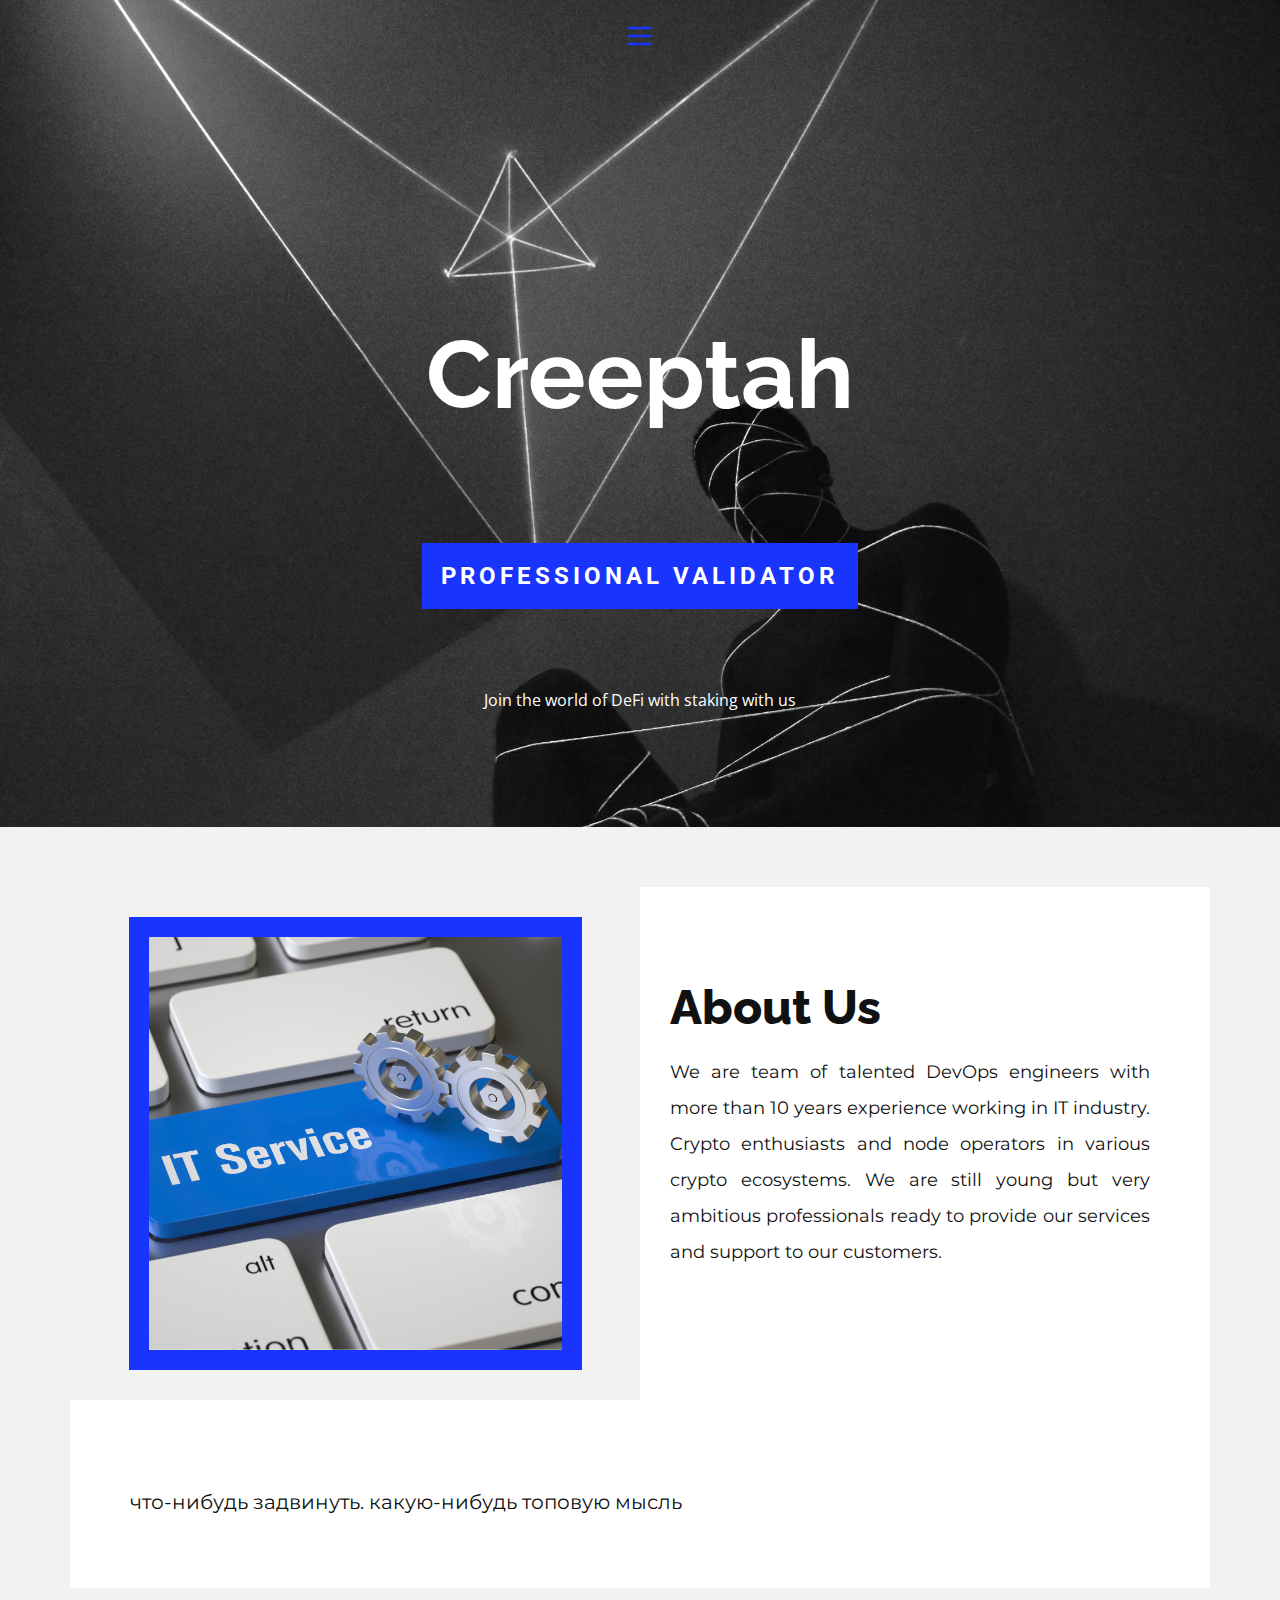
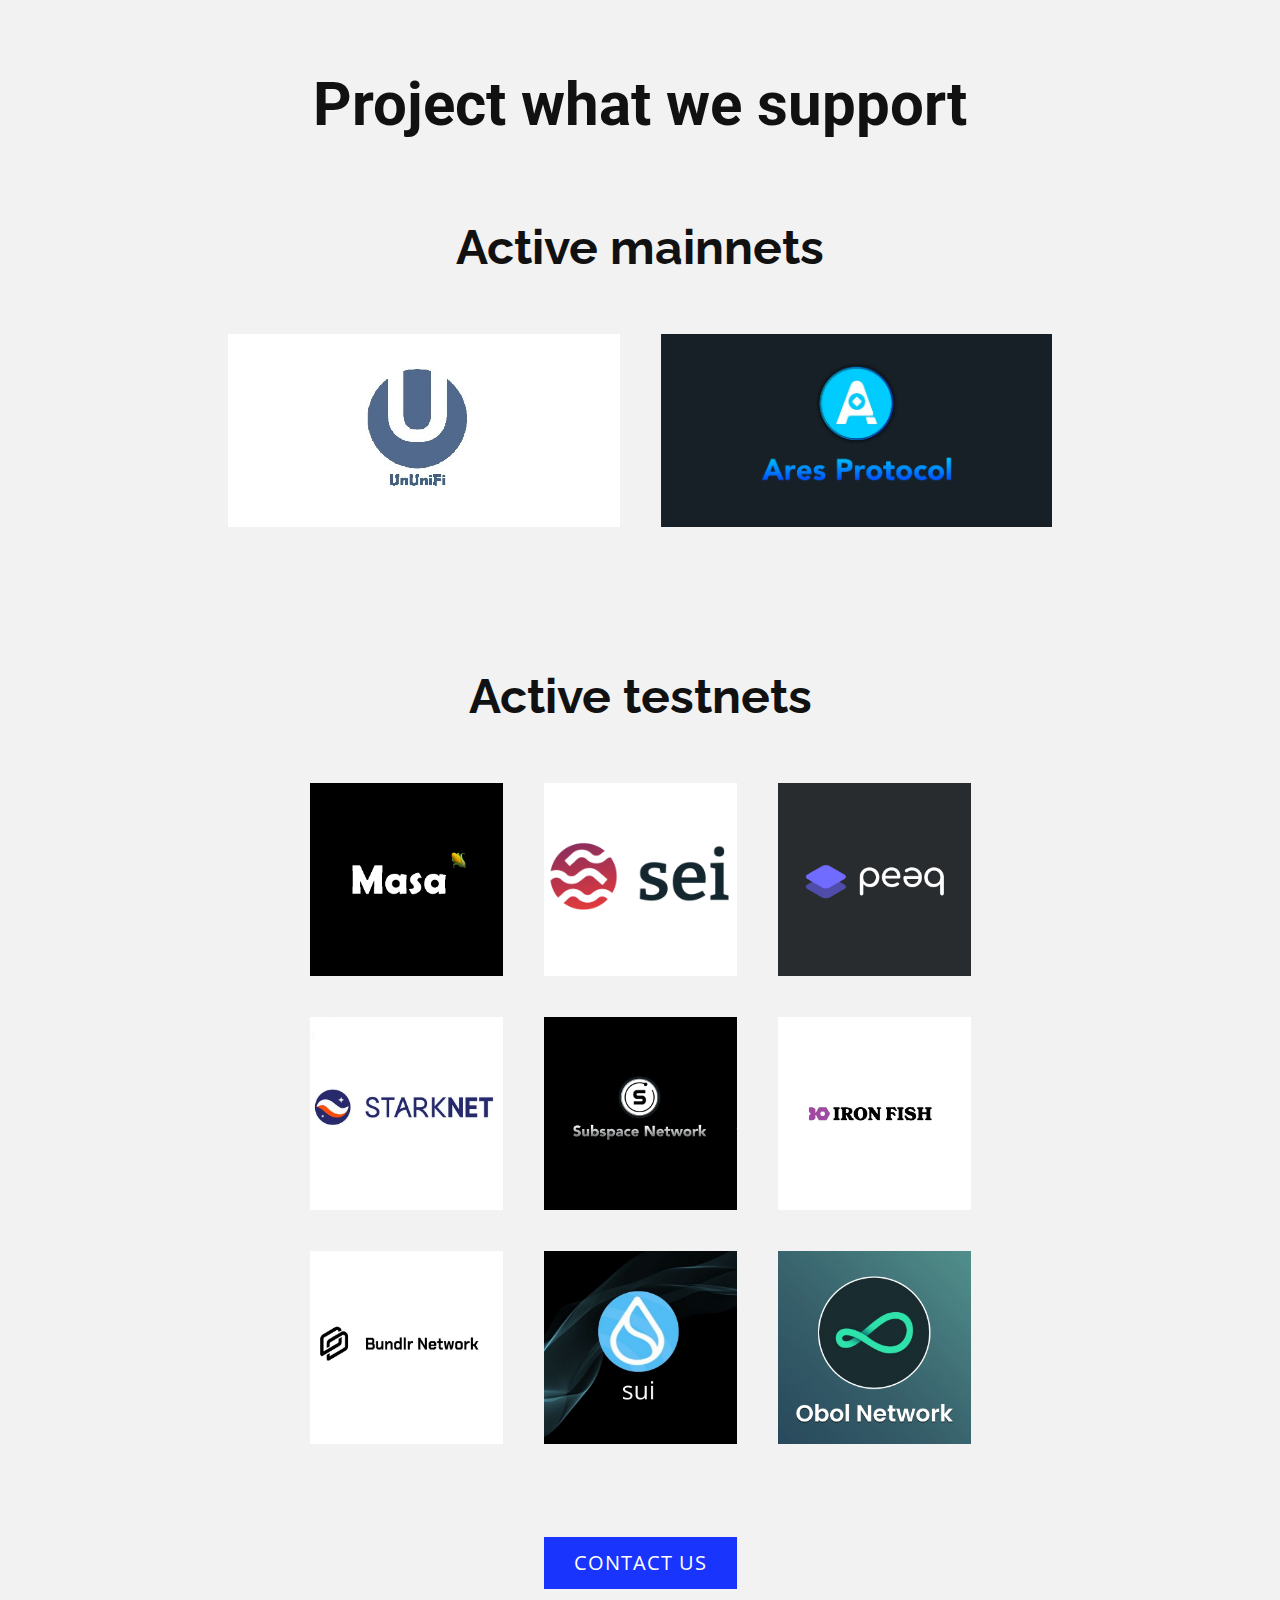
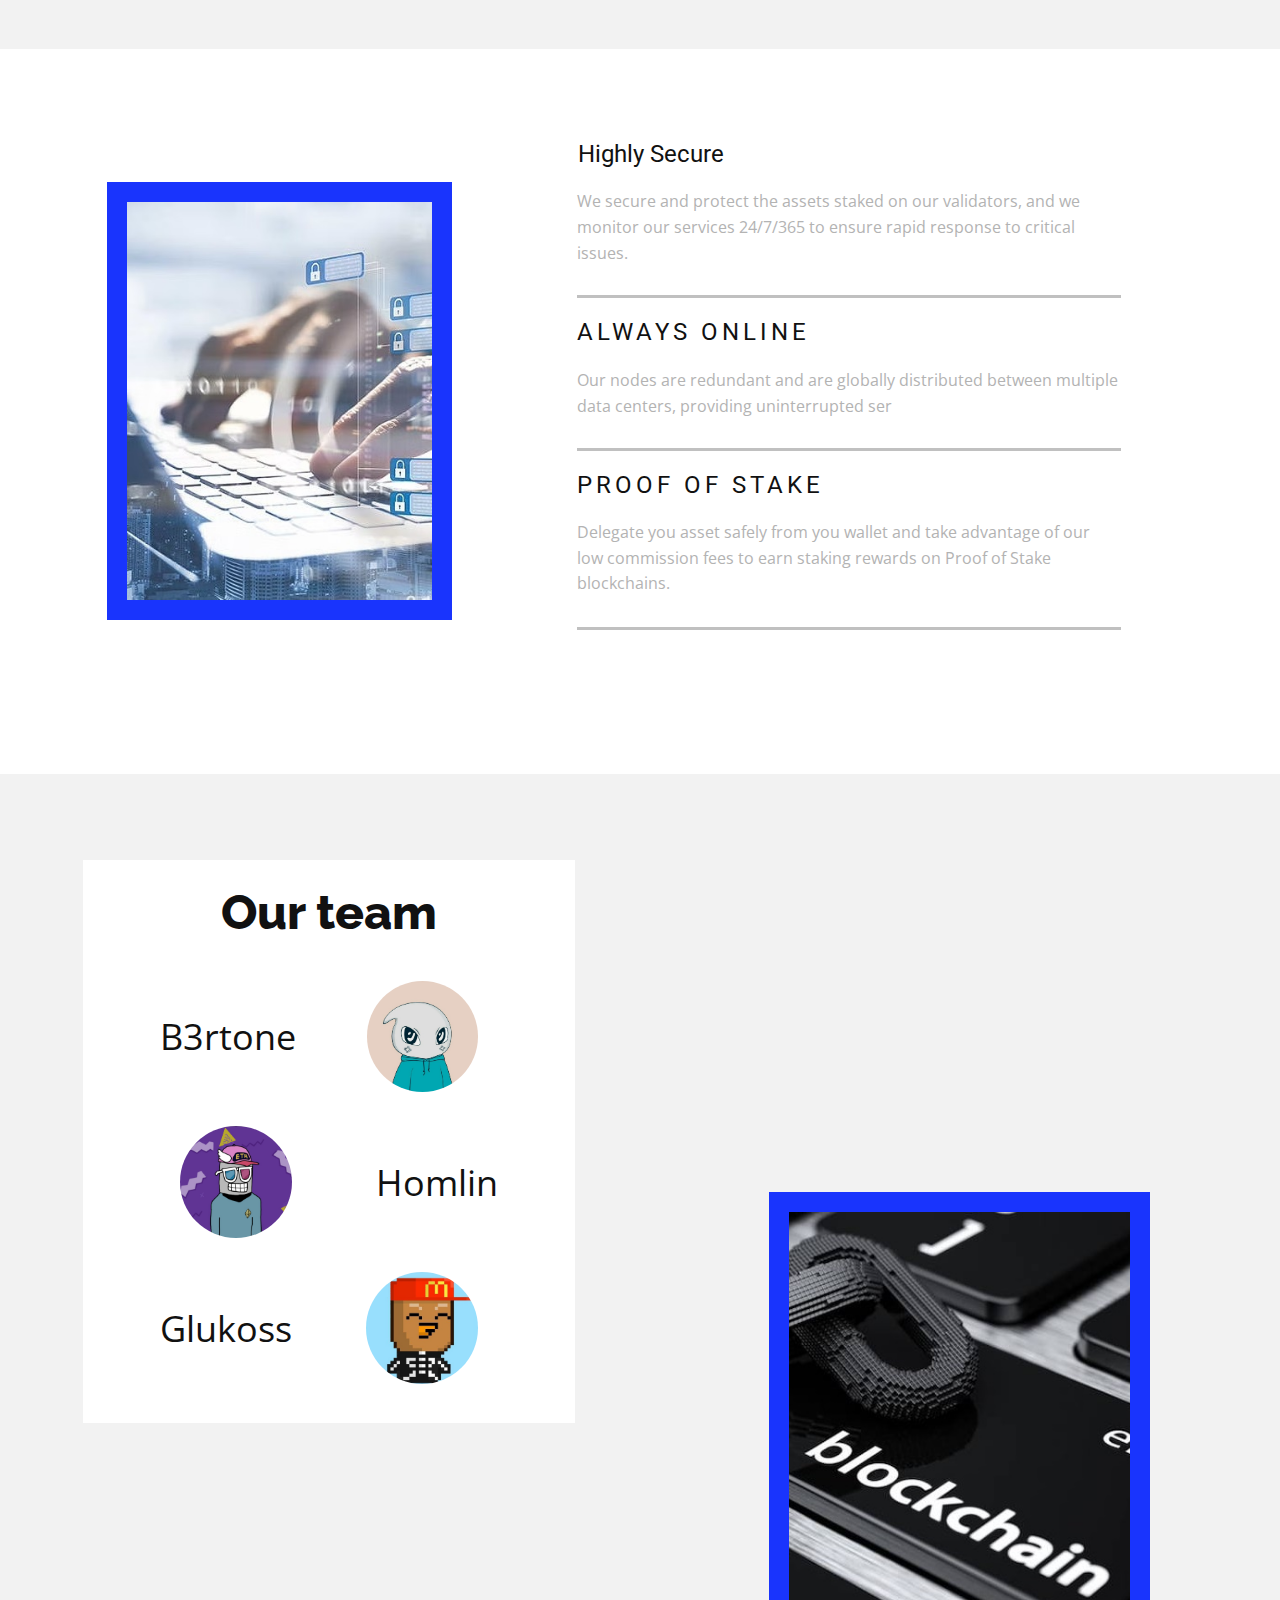
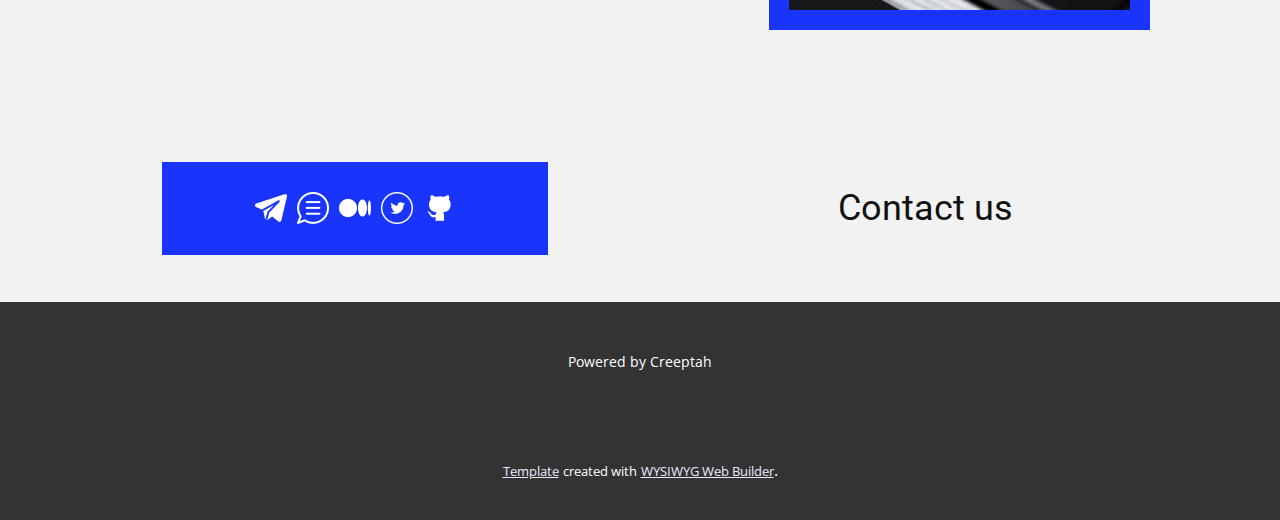
<file: index.html>
<!DOCTYPE html>
<html style="font-size: 16px;" lang="ru"><head>
    <meta name="viewport" content="width=device-width, initial-scale=1.0">
    <meta charset="utf-8">
    <meta name="keywords" content="Portfolio, About Us, ​Build Great Products">
    <meta name="description" content="">
    <title>Main</title>
    <link rel="stylesheet" href="nicepage.css" media="screen">
<link rel="stylesheet" href="Main.css" media="screen">
    <script class="u-script" type="text/javascript" src="jquery.js" "="" defer=""></script>
    <script class="u-script" type="text/javascript" src="nicepage.js" "="" defer=""></script>
    <meta name="generator" content="Nicepage 4.17.10, nicepage.com">
    <link id="u-theme-google-font" rel="stylesheet" href="https://fonts.googleapis.com/css?family=Roboto:100,100i,300,300i,400,400i,500,500i,700,700i,900,900i|Open+Sans:300,300i,400,400i,500,500i,600,600i,700,700i,800,800i">
    <link id="u-page-google-font" rel="stylesheet" href="https://fonts.googleapis.com/css?family=Raleway:100,100i,200,200i,300,300i,400,400i,500,500i,600,600i,700,700i,800,800i,900,900i|Montserrat:100,100i,200,200i,300,300i,400,400i,500,500i,600,600i,700,700i,800,800i,900,900i">
    
    
    
    
    
    
    
    
    <script type="application/ld+json">{
		"@context": "http://schema.org",
		"@type": "Organization",
		"name": ""
}</script>
    <meta name="theme-color" content="#1934fd">
    <meta property="og:title" content="Main">
    <meta property="og:type" content="website">
  </head>
  <body data-home-page="Main.html" data-home-page-title="Main" class="u-body u-overlap u-overlap-transparent u-xl-mode" data-lang="ru"><header class="u-clearfix u-header u-sticky u-sticky-1130 u-header" id="sec-44a9"><div class="u-clearfix u-sheet u-sheet-1">
        <nav class="u-align-left u-menu u-menu-one-level u-offcanvas u-menu-1" data-responsive-from="XL">
          <div class="menu-collapse">
            <a class="u-button-style u-custom-text-active-color u-nav-link" href="#" style="padding: 4px 0px; font-size: calc(1em + 8px);">
              <svg class="u-svg-link" preserveAspectRatio="xMidYMin slice" viewBox="0 0 302 302" style=""><use xmlns:xlink="http://www.w3.org/1999/xlink" xlink:href="#svg-5c50"></use></svg>
              <svg xmlns="http://www.w3.org/2000/svg" xmlns:xlink="http://www.w3.org/1999/xlink" version="1.1" id="svg-5c50" x="0px" y="0px" viewBox="0 0 302 302" style="enable-background:new 0 0 302 302;" xml:space="preserve" class="u-svg-content"><g><rect y="36" width="302" height="30"></rect><rect y="236" width="302" height="30"></rect><rect y="136" width="302" height="30"></rect>
</g><g></g><g></g><g></g><g></g><g></g><g></g><g></g><g></g><g></g><g></g><g></g><g></g><g></g><g></g><g></g></svg>
            </a>
          </div>
          <div class="u-custom-menu u-nav-container">
            <ul class="u-nav u-unstyled u-nav-1"><li class="u-nav-item"><a class="u-button-style u-nav-link u-text-active-black u-text-hover-palette-2-base" href="Main.html#carousel_30c3" data-page-id="13513630" style="padding: 10px 20px;">Main</a>
</li><li class="u-nav-item"><a class="u-button-style u-nav-link u-text-active-black u-text-hover-palette-2-base" href="Main.html#carousel_7b2b" data-page-id="13513630" style="padding: 10px 20px;">About us</a>
</li><li class="u-nav-item"><a class="u-button-style u-nav-link u-text-active-black u-text-hover-palette-2-base" href="Main.html#carousel_79ef" data-page-id="13513630" style="padding: 10px 20px;">Projects</a>
</li><li class="u-nav-item"><a class="u-button-style u-nav-link u-text-active-black u-text-hover-palette-2-base" href="https://teletype.in/@creeptah" target="_blank" style="padding: 10px 20px;">Blog</a>
</li><li class="u-nav-item"><a class="u-button-style u-nav-link u-text-active-black u-text-hover-palette-2-base" target="_blank" style="padding: 10px 20px;">Docs</a>
</li><li class="u-nav-item"><a class="u-button-style u-nav-link u-text-active-black u-text-hover-palette-2-base" href="https://github.com/glukosseth" target="_blank" style="padding: 10px 20px;">Github</a>
</li><li class="u-nav-item"><a class="u-button-style u-nav-link u-text-active-black u-text-hover-palette-2-base" target="_blank" style="padding: 10px 20px;">Explorer</a>
</li><li class="u-nav-item"><a class="u-button-style u-nav-link u-text-active-black u-text-hover-palette-2-base" href="https://www.cosmobook.io/cosmobook/" target="_blank" style="padding: 10px 20px;">Cosmobook.io</a>
</li><li class="u-nav-item"><a class="u-button-style u-nav-link u-text-active-black u-text-hover-palette-2-base" href="Main.html#sec-14d8" data-page-id="13513630" style="padding: 10px 20px;">Contact us</a>
</li></ul>
          </div>
          <div class="u-custom-menu u-nav-container-collapse">
            <div class="u-align-center u-black u-container-style u-inner-container-layout u-opacity u-opacity-95 u-sidenav">
              <div class="u-inner-container-layout u-sidenav-overflow">
                <div class="u-menu-close"></div>
                <ul class="u-align-right u-nav u-popupmenu-items u-unstyled u-nav-2"><li class="u-nav-item"><a class="u-button-style u-nav-link" href="Main.html#carousel_30c3" data-page-id="13513630">Main</a>
</li><li class="u-nav-item"><a class="u-button-style u-nav-link" href="Main.html#carousel_7b2b" data-page-id="13513630">About us</a>
</li><li class="u-nav-item"><a class="u-button-style u-nav-link" href="Main.html#carousel_79ef" data-page-id="13513630">Projects</a>
</li><li class="u-nav-item"><a class="u-button-style u-nav-link" href="https://teletype.in/@creeptah" target="_blank">Blog</a>
</li><li class="u-nav-item"><a class="u-button-style u-nav-link" target="_blank">Docs</a>
</li><li class="u-nav-item"><a class="u-button-style u-nav-link" href="https://github.com/glukosseth" target="_blank">Github</a>
</li><li class="u-nav-item"><a class="u-button-style u-nav-link" target="_blank">Explorer</a>
</li><li class="u-nav-item"><a class="u-button-style u-nav-link" href="https://www.cosmobook.io/cosmobook/" target="_blank">Cosmobook.io</a>
</li><li class="u-nav-item"><a class="u-button-style u-nav-link" href="Main.html#sec-14d8" data-page-id="13513630">Contact us</a>
</li></ul>
              </div>
            </div>
            <div class="u-black u-menu-overlay u-opacity u-opacity-70"></div>
          </div>
        </nav>
      </div><style class="u-sticky-style" data-style-id="1130">.u-sticky-fixed.u-sticky-1130:before, .u-body.u-sticky-fixed .u-sticky-1130:before {
borders: top right bottom left !important
}</style></header>
    <section class="u-align-center u-clearfix u-image u-section-1" id="carousel_30c3" data-image-width="2250" data-image-height="1500">
      <div class="u-clearfix u-sheet u-sheet-1">
        <h2 class="u-custom-font u-font-raleway u-text u-text-body-alt-color u-text-default u-text-1">Creeptah</h2>
        <div class="u-align-center-xs u-container-style u-expanded-width-xs u-group u-palette-1-base u-group-1">
          <div class="u-container-layout u-container-layout-1">
            <h4 class="u-text u-text-default u-text-2">Professional validator</h4>
          </div>
        </div>
        <p class="u-text u-text-body-alt-color u-text-default u-text-3"> Join the world of DeFi with staking with us</p>
      </div>
    </section>
    <section class="u-clearfix u-grey-5 u-section-2" id="carousel_7b2b">
      <div class="u-clearfix u-sheet u-valign-middle-xs u-sheet-1">
        <div class="u-clearfix u-expanded-width u-layout-wrap u-layout-wrap-1">
          <div class="u-layout">
            <div class="u-layout-col">
              <div class="u-size-30">
                <div class="u-layout-row">
                  <div class="u-container-style u-layout-cell u-size-30 u-layout-cell-1">
                    <div class="u-container-layout u-valign-middle u-container-layout-1">
                      <img class="u-border-20 u-border-palette-1-base u-image u-image-default u-image-1" src="images/itsplash.png" alt="" data-image-width="721" data-image-height="721">
                    </div>
                  </div>
                  <div class="u-container-style u-layout-cell u-size-30 u-white u-layout-cell-2">
                    <div class="u-container-layout u-container-layout-2">
                      <h2 class="u-custom-font u-font-raleway u-text u-text-default u-text-1">About Us</h2>
                      <p class="u-align-justify u-custom-font u-font-montserrat u-text u-text-2">We are team of talented DevOps engineers with more than 10 years&nbsp;experience working in IT industry. Crypto enthusiasts and node operators in various crypto ecosystems. We are still young but very ambitious professionals ready to provide our services and support to our customers.</p>
                    </div>
                  </div>
                </div>
              </div>
              <div class="u-size-30">
                <div class="u-layout-row">
                  <div class="u-align-justify u-container-style u-layout-cell u-size-60 u-white u-layout-cell-3">
                    <div class="u-container-layout u-valign-middle u-container-layout-3">
                      <p class="u-custom-font u-font-montserrat u-text u-text-3"> что-нибудь задвинуть. какую-нибудь топовую мысль</p>
                    </div>
                  </div>
                </div>
              </div>
            </div>
          </div>
        </div>
      </div>
    </section>
    <section class="u-align-center u-clearfix u-grey-5 u-section-3" id="carousel_79ef">
      <div class="u-clearfix u-sheet u-sheet-1">
        <h1 class="u-text u-text-1">Project what we support</h1>
        <h1 class="u-custom-font u-font-raleway u-text u-text-2">Active mainnets</h1>
        <div class="u-gallery u-layout-grid u-lightbox u-show-text-on-hover u-gallery-1">
          <div class="u-gallery-inner u-gallery-inner-1">
            <div class="u-effect-fade u-effect-hover-zoom u-gallery-item" data-href="https://ununifi.io/explorer/validators/ununifivaloper1ydtts8a9r5jr0qmls9cy60p2j9ewvg6mk0rsrd" data-target="_blank">
              <div class="u-back-slide" data-image-width="682" data-image-height="374">
                <img class="u-back-image u-expanded" src="images/1_472PAQQbgoPr-et1efwtKQ.jpg">
              </div>
              <div class="u-over-slide u-shading u-over-slide-1">
                <h3 class="u-gallery-heading"></h3>
                <p class="u-gallery-text"></p>
              </div>
            </div>
            <div class="u-effect-fade u-effect-hover-zoom u-gallery-item" data-image-width="549" data-image-height="549" data-href="https://aresscan.aresprotocol.io/odyssey/account/4VRX7U6AGqQjowBNreNcBo82nZAVcEcNntAoXDNZzqgQ2VtZ" data-target="_blank">
              <div class="u-back-slide" data-image-width="3334" data-image-height="1875">
                <img class="u-back-image u-expanded" src="images/Ares-tn.png">
              </div>
              <div class="u-over-slide u-shading u-over-slide-2">
                <h3 class="u-gallery-heading"></h3>
                <p class="u-gallery-text"></p>
              </div>
            </div>
          </div>
        </div>
        <div class="u-effect-fade u-effect-hover-zoom u-gallery-item u-gallery-item-3">
          <div class="u-back-slide" data-image-width="626" data-image-height="417">
            <img class="u-back-image u-expanded" src="images/logo-mockup-black-facade-sign_145275-281.jpg">
          </div>
          <div class="u-over-slide u-shading u-over-slide-3">
            <h3 class="u-gallery-heading"></h3>
            <p class="u-gallery-text"></p>
          </div>
        </div>
      </div>
    </section>
    <section class="u-align-center u-clearfix u-grey-5 u-section-4" id="carousel_53c6">
      <div class="u-clearfix u-sheet u-valign-middle u-sheet-1">
        <h1 class="u-custom-font u-font-raleway u-text u-text-1">Active testnets</h1>
        <div class="u-gallery u-layout-grid u-lightbox u-show-text-on-hover u-gallery-1">
          <div class="u-gallery-inner u-gallery-inner-1">
            <div class="u-effect-fade u-effect-hover-zoom u-gallery-item">
              <div class="u-back-slide" data-image-width="600" data-image-height="600">
                <img class="u-back-image u-expanded" src="images/1_ZCRZwfOyGAxtB74CIwhqHg.png">
              </div>
              <div class="u-over-slide u-shading u-over-slide-1">
                <h3 class="u-gallery-heading"></h3>
                <p class="u-gallery-text"></p>
              </div>
            </div>
            <div class="u-effect-fade u-effect-hover-zoom u-gallery-item">
              <div class="u-back-slide" data-image-width="2228" data-image-height="2228">
                <img class="u-back-image u-expanded" src="images/d26132a1-21c0-4630-b1fa-be8a08b13e18-1661729855996.png">
              </div>
              <div class="u-over-slide u-shading u-over-slide-2">
                <h3 class="u-gallery-heading"></h3>
                <p class="u-gallery-text"></p>
              </div>
            </div>
            <div class="u-effect-fade u-effect-hover-zoom u-gallery-item">
              <div class="u-back-slide" data-image-width="600" data-image-height="600">
                <img class="u-back-image u-expanded" src="images/peaq.png">
              </div>
              <div class="u-over-slide u-shading u-over-slide-3">
                <h3 class="u-gallery-heading"></h3>
                <p class="u-gallery-text"></p>
              </div>
            </div>
            <div class="u-effect-fade u-effect-hover-zoom u-gallery-item">
              <div class="u-back-slide" data-image-width="600" data-image-height="600">
                <img class="u-back-image u-expanded" src="images/Starknet-bbw-preview.jpg">
              </div>
              <div class="u-over-slide u-shading u-over-slide-4">
                <h3 class="u-gallery-heading"></h3>
                <p class="u-gallery-text"></p>
              </div>
            </div>
            <div class="u-effect-fade u-effect-hover-zoom u-gallery-item">
              <div class="u-back-slide" data-image-width="600" data-image-height="600">
                <img class="u-back-image u-expanded" src="images/SubspaceNetwork-tn-155.png">
              </div>
              <div class="u-over-slide u-shading u-over-slide-5">
                <h3 class="u-gallery-heading"></h3>
                <p class="u-gallery-text"></p>
              </div>
            </div>
            <div class="u-effect-fade u-effect-hover-zoom u-gallery-item">
              <div class="u-back-slide" data-image-width="600" data-image-height="599">
                <img class="u-back-image u-expanded" src="images/12.jpg">
              </div>
              <div class="u-over-slide u-shading u-over-slide-6">
                <h3 class="u-gallery-heading"></h3>
                <p class="u-gallery-text"></p>
              </div>
            </div>
            <div class="u-effect-fade u-effect-hover-zoom u-gallery-item">
              <div class="u-back-slide" data-image-width="600" data-image-height="600">
                <img class="u-back-image u-expanded" src="images/0_oya4uchBn7ZdKzkZ.jpg">
              </div>
              <div class="u-over-slide u-shading u-over-slide-7">
                <h3 class="u-gallery-heading"></h3>
                <p class="u-gallery-text"></p>
              </div>
            </div>
            <div class="u-effect-fade u-effect-hover-zoom u-gallery-item">
              <div class="u-back-slide" data-image-width="600" data-image-height="600">
                <img class="u-back-image u-expanded" src="images/sui-scaled.jpg">
              </div>
              <div class="u-over-slide u-shading u-over-slide-8">
                <h3 class="u-gallery-heading"></h3>
                <p class="u-gallery-text"></p>
              </div>
            </div>
            <div class="u-effect-fade u-effect-hover-zoom u-gallery-item">
              <div class="u-back-slide" data-image-width="600" data-image-height="600">
                <img class="u-back-image u-expanded" src="images/614ce4dec8dc7f00049e928c.png">
              </div>
              <div class="u-over-slide u-shading u-over-slide-9">
                <h3 class="u-gallery-heading"></h3>
                <p class="u-gallery-text"></p>
              </div>
            </div>
          </div>
        </div>
        <a href="Main.html#sec-14d8" data-page-id="13513630" class="u-active-palette-1-light-2 u-border-none u-btn u-button-style u-hover-palette-1-light-2 u-palette-1-base u-text-active-white u-text-body-alt-color u-text-hover-white u-btn-1">Contact Us</a>
      </div>
    </section>
    <section class="u-clearfix u-section-5" id="carousel_23e0">
      <div class="u-clearfix u-sheet u-valign-middle-xs u-sheet-1">
        <div class="u-clearfix u-expanded-width-sm u-expanded-width-xs u-layout-wrap u-layout-wrap-1">
          <div class="u-layout" style="">
            <div class="u-layout-row" style="">
              <div class="u-align-right u-container-style u-layout-cell u-size-22 u-layout-cell-1">
                <div class="u-container-layout u-valign-middle-lg u-valign-middle-md u-valign-middle-sm u-valign-middle-xl u-valign-top-xs u-container-layout-1">
                  <img class="u-border-20 u-border-palette-1-base u-image u-image-1" src="images/blockchain_developer.jpg" data-image-width="375" data-image-height="476">
                </div>
              </div>
              <div class="u-align-left u-container-style u-layout-cell u-size-38 u-layout-cell-2">
                <div class="u-container-layout u-container-layout-2">
                  <h6 class="u-text u-text-1"> Highly Secure</h6>
                  <p class="u-text u-text-grey-30 u-text-2">We secure and protect the assets staked on our validators, and we monitor our services 24/7/365 to ensure rapid response to critical issues.</p>
                  <div class="u-border-3 u-border-grey-25 u-expanded-width u-line u-line-horizontal u-line-1"></div>
                  <h6 class="u-text u-text-default u-text-3"> Always Online </h6>
                  <p class="u-text u-text-grey-30 u-text-4"> Our nodes are redundant and are globally distributed between multiple data centers, providing uninterrupted ser</p>
                  <div class="u-border-3 u-border-grey-25 u-expanded-width u-line u-line-horizontal u-line-2"></div>
                  <h6 class="u-text u-text-default u-text-5"> Proof of Stake</h6>
                  <p class="u-text u-text-grey-30 u-text-6"> Delegate you asset safely from you wallet and take advantage of our low commission fees to earn staking rewards on Proof of Stake blockchains.</p>
                  <div class="u-border-3 u-border-grey-25 u-expanded-width u-line u-line-horizontal u-line-3"></div>
                </div>
              </div>
            </div>
          </div>
        </div>
      </div>
    </section>
    <section class="u-align-center u-clearfix u-grey-5 u-section-6" id="sec-8975">
      <div class="u-clearfix u-sheet u-sheet-1">
        <div class="u-align-left u-container-style u-expanded-width-xs u-group u-white u-group-1">
          <div class="u-container-layout u-container-layout-1">
            <h4 class="u-custom-font u-font-raleway u-text u-text-default u-text-1">Our team</h4>
            <img class="u-image u-image-circle u-image-1" src="images/1.png" alt="" data-image-width="637" data-image-height="638" data-href="https://t.me/b3rtone" data-target="_blank">
            <p class="u-spacing-10 u-text u-text-default u-text-2">B3rtone <br>
            </p>
            <img class="u-image u-image-circle u-image-2" src="images/2.png" alt="" data-image-width="639" data-image-height="640" data-href="https://t.me/Homlin_eth" data-target="_blank">
            <p class="u-text u-text-default u-text-3">Homlin</p>
            <img class="u-image u-image-circle u-image-3" src="images/3.png" alt="" data-image-width="630" data-image-height="632" data-href="https://t.me/just_do_idea" data-target="_blank">
            <p class="u-text u-text-default u-text-4">Glu​koss</p>
          </div>
        </div>
        <img class="u-border-20 u-border-palette-1-base u-image u-image-default u-image-4" src="images/Rubique_Blockchain_3-e1522159134338-770x4351.jpg" alt="" data-image-width="375" data-image-height="431">
      </div>
    </section>
    <section class="u-align-center u-clearfix u-grey-5 u-section-7" id="sec-14d8">
      <div class="u-clearfix u-sheet u-valign-middle u-sheet-1">
        <div class="u-clearfix u-expanded-width u-layout-wrap u-layout-wrap-1">
          <div class="u-gutter-0 u-layout">
            <div class="u-layout-row">
              <div class="u-container-style u-layout-cell u-left-cell u-size-30 u-layout-cell-1">
                <div class="u-container-layout u-valign-top u-container-layout-1">
                  <div class="u-align-justify u-container-style u-group u-palette-1-base u-group-1">
                    <div class="u-container-layout u-valign-middle u-container-layout-2">
                      <div class="u-social-icons u-spacing-10 u-social-icons-1">
                        <a class="u-social-url" target="_blank" data-type="Telegram" title="Telegram" href="https://t.me/creeptah"><span class="u-file-icon u-icon u-social-icon u-social-telegram u-text-white u-icon-1"><img src="images/739209-68cfa982.png" alt=""></span>
                        </a>
                        <a class="u-social-url" target="_blank" data-type="WeChat" title="Chat" href="https://t.me/creeeeepto_chat"><span class="u-file-icon u-icon u-social-icon u-social-wechat u-text-white u-icon-2"><img src="images/4233043-7bf78b77.png" alt=""></span>
                        </a>
                        <a class="u-social-url" target="_blank" data-type="Medium" title="Medium" href="https://teletype.in/@creeptah"><span class="u-file-icon u-icon u-social-icon u-social-medium u-text-white u-icon-3"><img src="images/5968854-16f02a6f.png" alt=""></span>
                        </a>
                        <a class="u-social-url" title="twitter" target="_blank" href="https://twitter.com/just_do_idea"><span class="u-file-icon u-icon u-social-icon u-social-twitter u-text-white u-icon-4"><img src="images/665228-e2fe4fff.png" alt=""></span>
                        </a>
                        <a class="u-social-url" target="_blank" data-type="Github" title="Github" href="https://github.com/glukosseth"><span class="u-file-icon u-icon u-social-github u-social-icon u-text-white u-icon-5"><img src="images/3128308-cad55bd5.png" alt=""></span>
                        </a>
                      </div>
                    </div>
                  </div>
                </div>
              </div>
              <div class="u-align-left u-container-style u-layout-cell u-right-cell u-size-30 u-layout-cell-2">
                <div class="u-container-layout u-container-layout-3">
                  <h2 class="u-align-center u-text u-text-default u-text-1">Contact us</h2>
                </div>
              </div>
            </div>
          </div>
        </div>
      </div>
    </section>
    
    
    <footer class="u-align-center u-clearfix u-footer u-grey-80 u-footer" id="sec-a032"><div class="u-clearfix u-sheet u-sheet-1">
        <p class="u-small-text u-text u-text-variant u-text-1">Powered by Creeptah</p>
      </div></footer>
    <section class="u-backlink u-clearfix u-grey-80">
      <a class="u-link" href="https://nicepage.com/templates" target="_blank">
        <span>Template</span>
      </a>
      <p class="u-text">
        <span>created with</span>
      </p>
      <a class="u-link" href="" target="_blank">
        <span>WYSIWYG Web Builder</span>
      </a>. 
    </section>
  
</body></html>
</file>
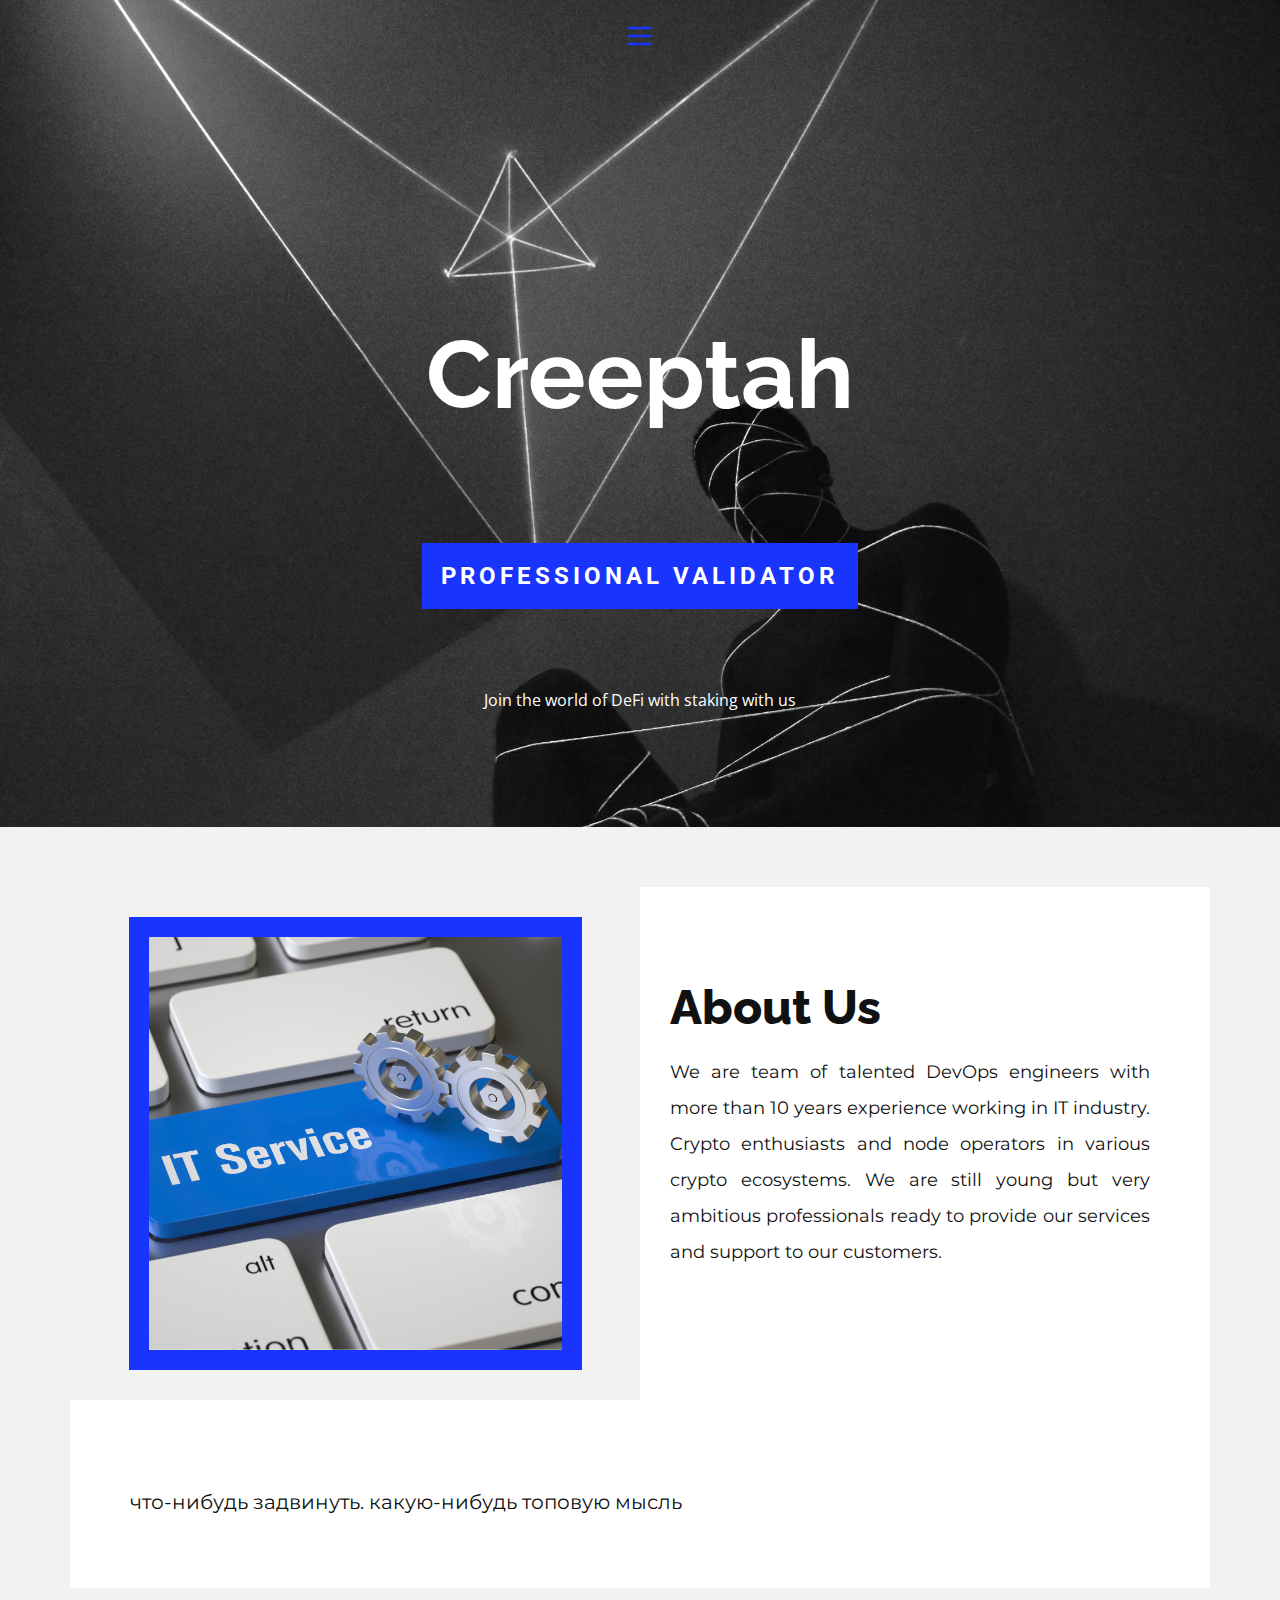
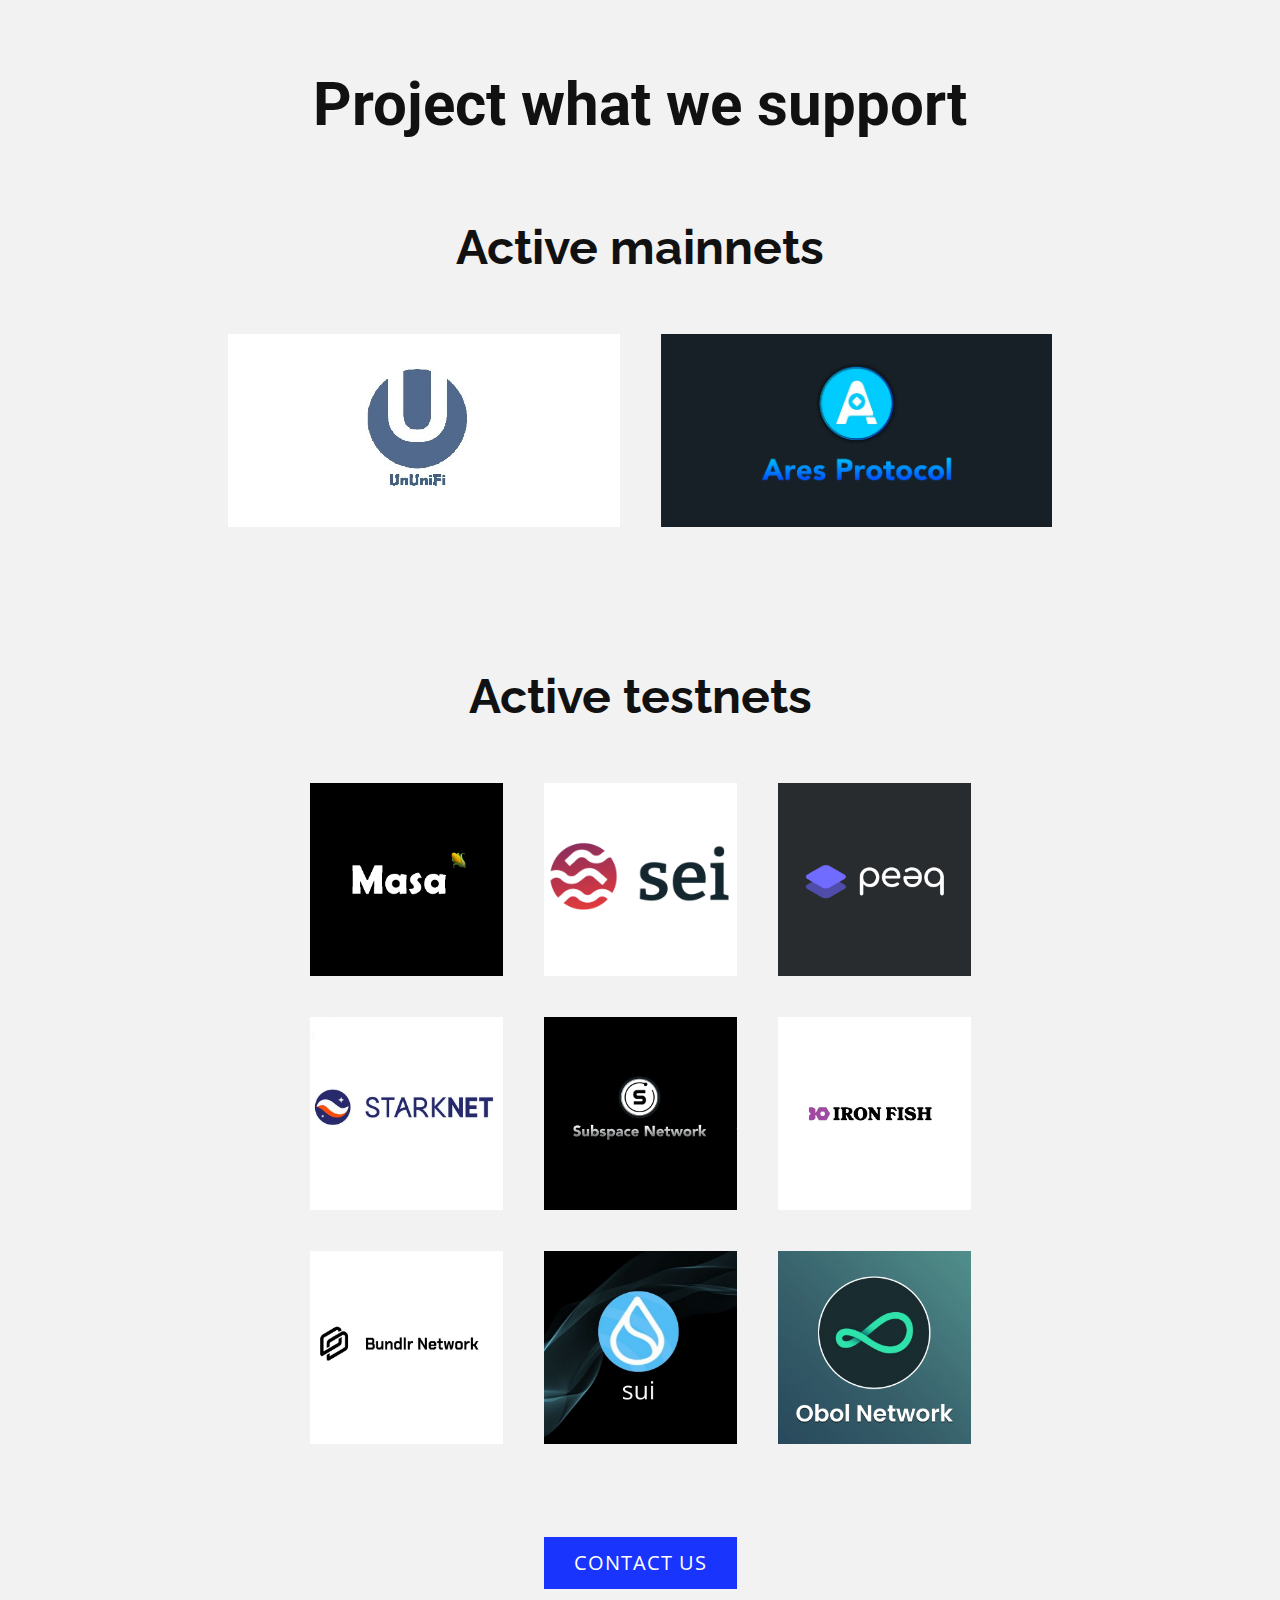
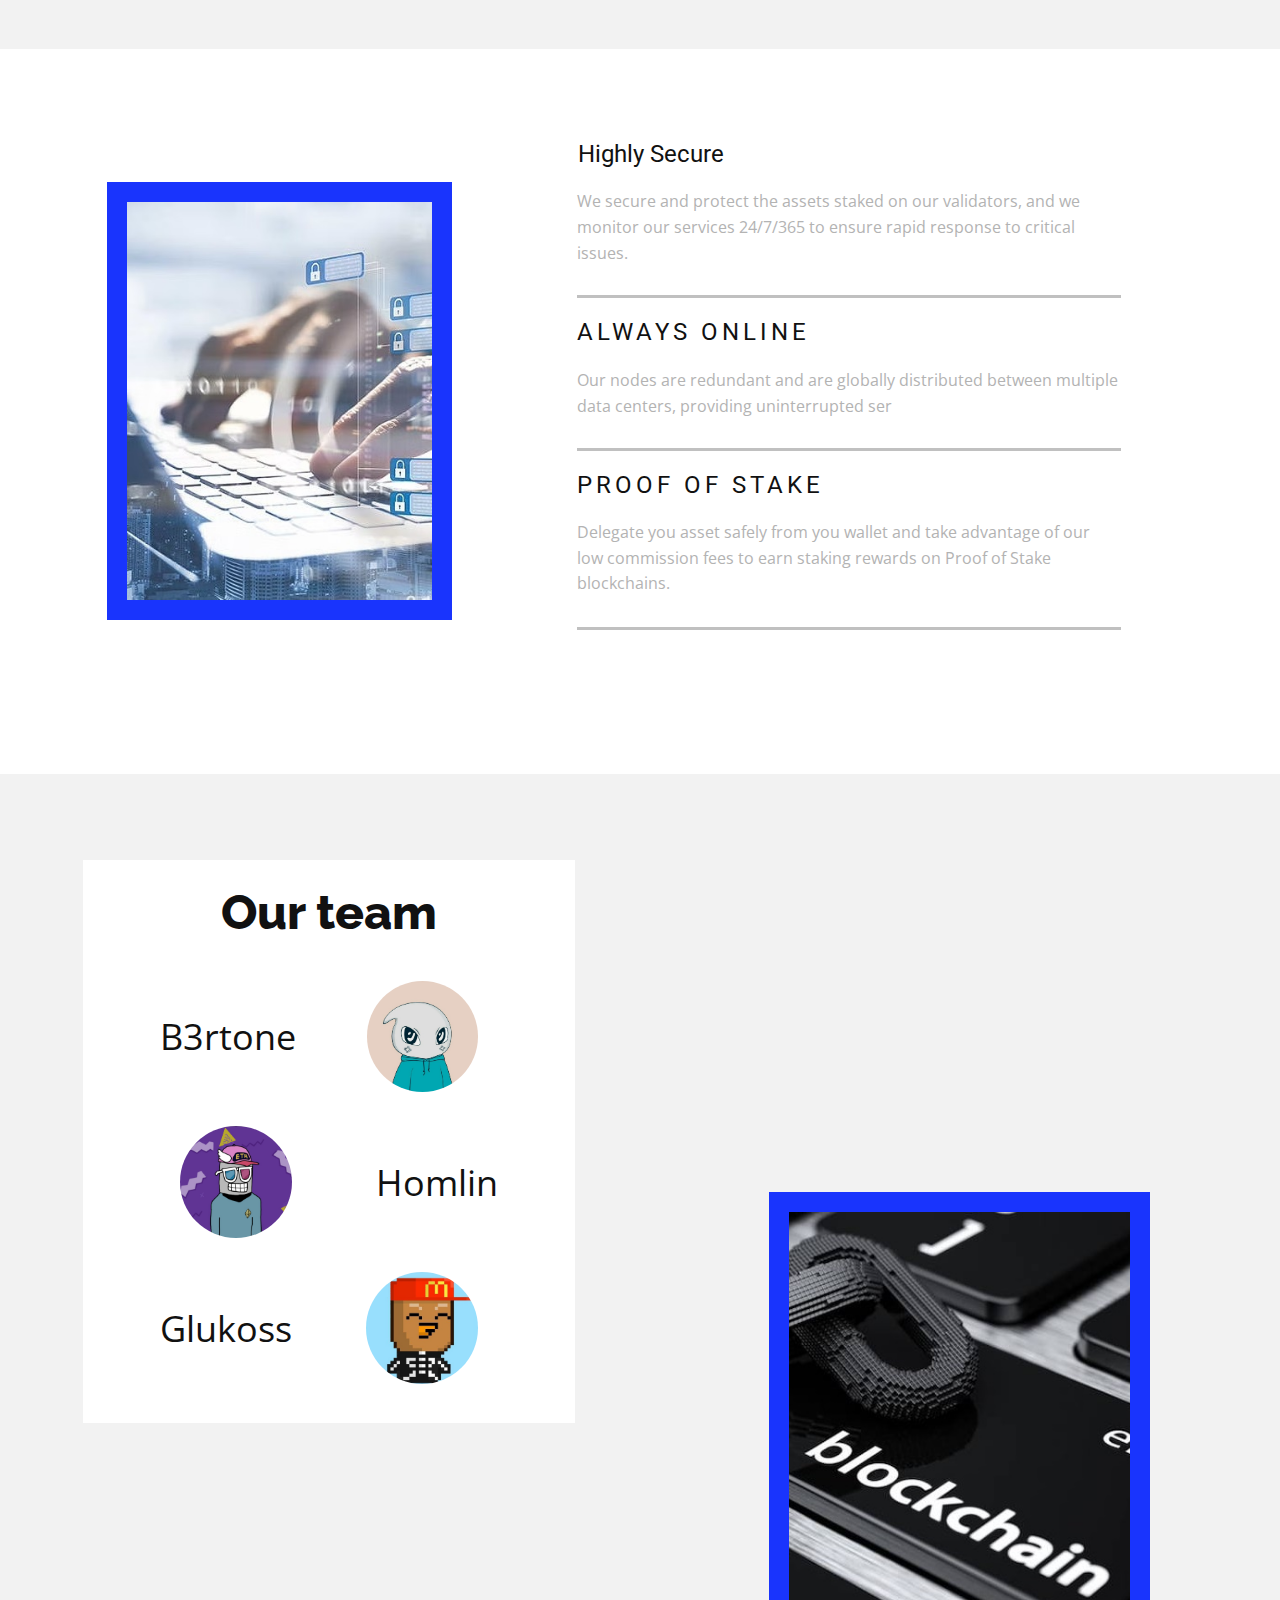
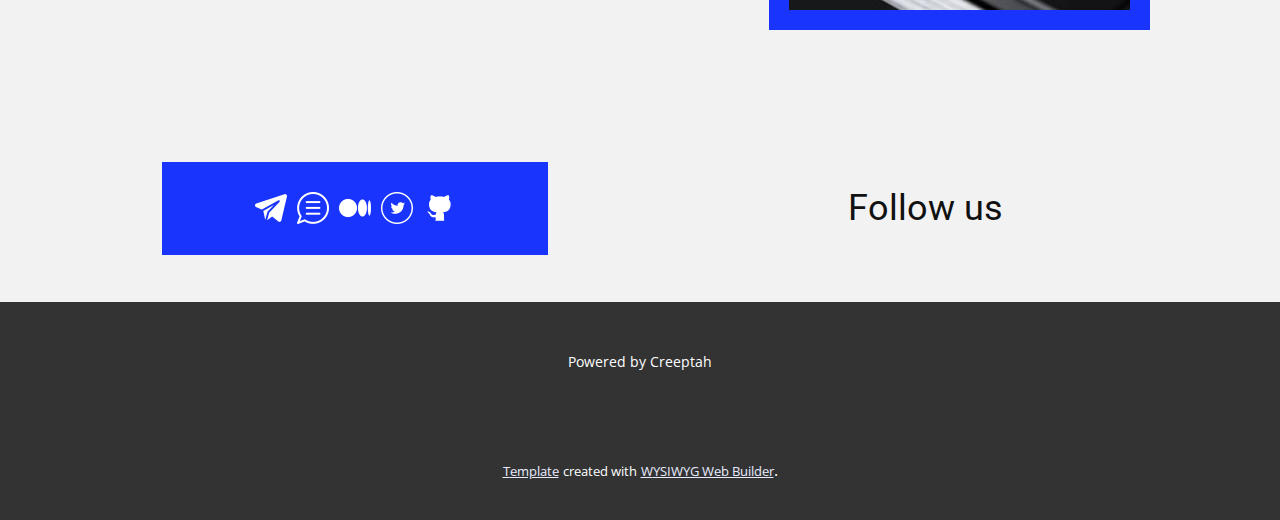
<file: Main.html>
<!DOCTYPE html>
<html style="font-size: 16px;" lang="ru"><head>
    <meta name="viewport" content="width=device-width, initial-scale=1.0">
    <meta charset="utf-8">
    <meta name="keywords" content="Portfolio, About Us, ​Build Great Products">
    <meta name="description" content="">
    <title>Main</title>
    <link rel="stylesheet" href="nicepage.css" media="screen">
<link rel="stylesheet" href="Main.css" media="screen">
    <script class="u-script" type="text/javascript" src="jquery.js" "="" defer=""></script>
    <script class="u-script" type="text/javascript" src="nicepage.js" "="" defer=""></script>
    <meta name="generator" content="Nicepage 4.17.10, nicepage.com">
    <link id="u-theme-google-font" rel="stylesheet" href="https://fonts.googleapis.com/css?family=Roboto:100,100i,300,300i,400,400i,500,500i,700,700i,900,900i|Open+Sans:300,300i,400,400i,500,500i,600,600i,700,700i,800,800i">
    <link id="u-page-google-font" rel="stylesheet" href="https://fonts.googleapis.com/css?family=Raleway:100,100i,200,200i,300,300i,400,400i,500,500i,600,600i,700,700i,800,800i,900,900i|Montserrat:100,100i,200,200i,300,300i,400,400i,500,500i,600,600i,700,700i,800,800i,900,900i">
    
    
    
    
    
    
    
    
    <script type="application/ld+json">{
		"@context": "http://schema.org",
		"@type": "Organization",
		"name": ""
}</script>
    <meta name="theme-color" content="#1934fd">
    <meta property="og:title" content="Main">
    <meta property="og:type" content="website">
  </head>
  <body class="u-body u-overlap u-overlap-transparent u-xl-mode" data-lang="ru"><header class="u-clearfix u-header u-sticky u-sticky-1130 u-header" id="sec-44a9"><div class="u-clearfix u-sheet u-sheet-1">
        <nav class="u-align-left u-menu u-menu-one-level u-offcanvas u-menu-1" data-responsive-from="XL">
          <div class="menu-collapse">
            <a class="u-button-style u-custom-text-active-color u-nav-link" href="#" style="padding: 4px 0px; font-size: calc(1em + 8px);">
              <svg class="u-svg-link" preserveAspectRatio="xMidYMin slice" viewBox="0 0 302 302" style=""><use xmlns:xlink="http://www.w3.org/1999/xlink" xlink:href="#svg-5c50"></use></svg>
              <svg xmlns="http://www.w3.org/2000/svg" xmlns:xlink="http://www.w3.org/1999/xlink" version="1.1" id="svg-5c50" x="0px" y="0px" viewBox="0 0 302 302" style="enable-background:new 0 0 302 302;" xml:space="preserve" class="u-svg-content"><g><rect y="36" width="302" height="30"></rect><rect y="236" width="302" height="30"></rect><rect y="136" width="302" height="30"></rect>
</g><g></g><g></g><g></g><g></g><g></g><g></g><g></g><g></g><g></g><g></g><g></g><g></g><g></g><g></g><g></g></svg>
            </a>
          </div>
          <div class="u-custom-menu u-nav-container">
            <ul class="u-nav u-unstyled u-nav-1"><li class="u-nav-item"><a class="u-button-style u-nav-link u-text-active-black u-text-hover-palette-2-base" href="Main.html#carousel_30c3" data-page-id="13513630" style="padding: 10px 20px;">Main</a>
</li><li class="u-nav-item"><a class="u-button-style u-nav-link u-text-active-black u-text-hover-palette-2-base" href="Main.html#carousel_7b2b" data-page-id="13513630" style="padding: 10px 20px;">About us</a>
</li><li class="u-nav-item"><a class="u-button-style u-nav-link u-text-active-black u-text-hover-palette-2-base" href="Main.html#carousel_79ef" data-page-id="13513630" style="padding: 10px 20px;">Projects</a>
</li><li class="u-nav-item"><a class="u-button-style u-nav-link u-text-active-black u-text-hover-palette-2-base" href="https://teletype.in/@creeptah" target="_blank" style="padding: 10px 20px;">Blog</a>
</li><li class="u-nav-item"><a class="u-button-style u-nav-link u-text-active-black u-text-hover-palette-2-base" target="_blank" style="padding: 10px 20px;">Docs</a>
</li><li class="u-nav-item"><a class="u-button-style u-nav-link u-text-active-black u-text-hover-palette-2-base" href="https://github.com/glukosseth" target="_blank" style="padding: 10px 20px;">Github</a>
</li><li class="u-nav-item"><a class="u-button-style u-nav-link u-text-active-black u-text-hover-palette-2-base" target="_blank" style="padding: 10px 20px;">Explorer</a>
</li><li class="u-nav-item"><a class="u-button-style u-nav-link u-text-active-black u-text-hover-palette-2-base" href="Cosmobook.io" target="_blank" style="padding: 10px 20px;">Cosmobook.io</a>
</li><li class="u-nav-item"><a class="u-button-style u-nav-link u-text-active-black u-text-hover-palette-2-base" href="Main.html#sec-6911" data-page-id="13513630" style="padding: 10px 20px;">Contact us</a>
</li></ul>
          </div>
          <div class="u-custom-menu u-nav-container-collapse">
            <div class="u-align-center u-black u-container-style u-inner-container-layout u-opacity u-opacity-95 u-sidenav">
              <div class="u-inner-container-layout u-sidenav-overflow">
                <div class="u-menu-close"></div>
                <ul class="u-align-right u-nav u-popupmenu-items u-unstyled u-nav-2"><li class="u-nav-item"><a class="u-button-style u-nav-link" href="Main.html#carousel_30c3" data-page-id="13513630">Main</a>
</li><li class="u-nav-item"><a class="u-button-style u-nav-link" href="Main.html#carousel_7b2b" data-page-id="13513630">About us</a>
</li><li class="u-nav-item"><a class="u-button-style u-nav-link" href="Main.html#carousel_79ef" data-page-id="13513630">Projects</a>
</li><li class="u-nav-item"><a class="u-button-style u-nav-link" href="https://teletype.in/@creeptah" target="_blank">Blog</a>
</li><li class="u-nav-item"><a class="u-button-style u-nav-link" target="_blank">Docs</a>
</li><li class="u-nav-item"><a class="u-button-style u-nav-link" href="https://github.com/glukosseth" target="_blank">Github</a>
</li><li class="u-nav-item"><a class="u-button-style u-nav-link" target="_blank">Explorer</a>
</li><li class="u-nav-item"><a class="u-button-style u-nav-link" href="Cosmobook.io" target="_blank">Cosmobook.io</a>
</li><li class="u-nav-item"><a class="u-button-style u-nav-link" href="Main.html#sec-6911" data-page-id="13513630">Contact us</a>
</li></ul>
              </div>
            </div>
            <div class="u-black u-menu-overlay u-opacity u-opacity-70"></div>
          </div>
        </nav>
      </div><style class="u-sticky-style" data-style-id="1130">.u-sticky-fixed.u-sticky-1130:before, .u-body.u-sticky-fixed .u-sticky-1130:before {
borders: top right bottom left !important
}</style></header>
    <section class="u-align-center u-clearfix u-image u-section-1" id="carousel_30c3" data-image-width="2250" data-image-height="1500">
      <div class="u-clearfix u-sheet u-sheet-1">
        <h2 class="u-custom-font u-font-raleway u-text u-text-body-alt-color u-text-default u-text-1">Creeptah</h2>
        <div class="u-align-center-xs u-container-style u-expanded-width-xs u-group u-palette-1-base u-group-1">
          <div class="u-container-layout u-container-layout-1">
            <h4 class="u-text u-text-default u-text-2">Professional validator</h4>
          </div>
        </div>
        <p class="u-text u-text-body-alt-color u-text-default u-text-3"> Join the world of DeFi with staking with us</p>
      </div>
    </section>
    <section class="u-clearfix u-grey-5 u-section-2" id="carousel_7b2b">
      <div class="u-clearfix u-sheet u-valign-middle-xs u-sheet-1">
        <div class="u-clearfix u-expanded-width u-layout-wrap u-layout-wrap-1">
          <div class="u-layout">
            <div class="u-layout-col">
              <div class="u-size-30">
                <div class="u-layout-row">
                  <div class="u-container-style u-layout-cell u-size-30 u-layout-cell-1">
                    <div class="u-container-layout u-valign-middle u-container-layout-1">
                      <img class="u-border-20 u-border-palette-1-base u-image u-image-default u-image-1" src="images/itsplash.png" alt="" data-image-width="721" data-image-height="721">
                    </div>
                  </div>
                  <div class="u-container-style u-layout-cell u-size-30 u-white u-layout-cell-2">
                    <div class="u-container-layout u-container-layout-2">
                      <h2 class="u-custom-font u-font-raleway u-text u-text-default u-text-1">About Us</h2>
                      <p class="u-align-justify u-custom-font u-font-montserrat u-text u-text-2">We are team of talented DevOps engineers with more than 10 years&nbsp;experience working in IT industry. Crypto enthusiasts and node operators in various crypto ecosystems. We are still young but very ambitious professionals ready to provide our services and support to our customers.</p>
                    </div>
                  </div>
                </div>
              </div>
              <div class="u-size-30">
                <div class="u-layout-row">
                  <div class="u-align-justify u-container-style u-layout-cell u-size-60 u-white u-layout-cell-3">
                    <div class="u-container-layout u-valign-middle u-container-layout-3">
                      <p class="u-custom-font u-font-montserrat u-text u-text-3"> что-нибудь задвинуть. какую-нибудь топовую мысль</p>
                    </div>
                  </div>
                </div>
              </div>
            </div>
          </div>
        </div>
      </div>
    </section>
    <section class="u-align-center u-clearfix u-grey-5 u-section-3" id="carousel_79ef">
      <div class="u-clearfix u-sheet u-sheet-1">
        <h1 class="u-text u-text-1">Project what we support</h1>
        <h1 class="u-custom-font u-font-raleway u-text u-text-2">Active mainnets</h1>
        <div class="u-gallery u-layout-grid u-lightbox u-show-text-on-hover u-gallery-1">
          <div class="u-gallery-inner u-gallery-inner-1">
            <div class="u-effect-fade u-effect-hover-zoom u-gallery-item" data-href="https://ununifi.io/explorer/validators/ununifivaloper1ydtts8a9r5jr0qmls9cy60p2j9ewvg6mk0rsrd" data-target="_blank">
              <div class="u-back-slide" data-image-width="682" data-image-height="374">
                <img class="u-back-image u-expanded" src="images/1_472PAQQbgoPr-et1efwtKQ.jpg">
              </div>
              <div class="u-over-slide u-shading u-over-slide-1">
                <h3 class="u-gallery-heading"></h3>
                <p class="u-gallery-text"></p>
              </div>
            </div>
            <div class="u-effect-fade u-effect-hover-zoom u-gallery-item" data-image-width="549" data-image-height="549" data-href="https://aresscan.aresprotocol.io/odyssey/account/4VRX7U6AGqQjowBNreNcBo82nZAVcEcNntAoXDNZzqgQ2VtZ">
              <div class="u-back-slide" data-image-width="3334" data-image-height="1875">
                <img class="u-back-image u-expanded" src="images/Ares-tn.png">
              </div>
              <div class="u-over-slide u-shading u-over-slide-2">
                <h3 class="u-gallery-heading"></h3>
                <p class="u-gallery-text"></p>
              </div>
            </div>
          </div>
        </div>
        <div class="u-effect-fade u-effect-hover-zoom u-gallery-item u-gallery-item-3">
          <div class="u-back-slide" data-image-width="626" data-image-height="417">
            <img class="u-back-image u-expanded" src="images/logo-mockup-black-facade-sign_145275-281.jpg">
          </div>
          <div class="u-over-slide u-shading u-over-slide-3">
            <h3 class="u-gallery-heading"></h3>
            <p class="u-gallery-text"></p>
          </div>
        </div>
      </div>
    </section>
    <section class="u-align-center u-clearfix u-grey-5 u-section-4" id="carousel_53c6">
      <div class="u-clearfix u-sheet u-valign-middle u-sheet-1">
        <h1 class="u-custom-font u-font-raleway u-text u-text-1">Active testnets</h1>
        <div class="u-gallery u-layout-grid u-lightbox u-show-text-on-hover u-gallery-1">
          <div class="u-gallery-inner u-gallery-inner-1">
            <div class="u-effect-fade u-effect-hover-zoom u-gallery-item">
              <div class="u-back-slide" data-image-width="600" data-image-height="600">
                <img class="u-back-image u-expanded" src="images/1_ZCRZwfOyGAxtB74CIwhqHg.png">
              </div>
              <div class="u-over-slide u-shading u-over-slide-1">
                <h3 class="u-gallery-heading"></h3>
                <p class="u-gallery-text"></p>
              </div>
            </div>
            <div class="u-effect-fade u-effect-hover-zoom u-gallery-item">
              <div class="u-back-slide" data-image-width="2228" data-image-height="2228">
                <img class="u-back-image u-expanded" src="images/d26132a1-21c0-4630-b1fa-be8a08b13e18-1661729855996.png">
              </div>
              <div class="u-over-slide u-shading u-over-slide-2">
                <h3 class="u-gallery-heading"></h3>
                <p class="u-gallery-text"></p>
              </div>
            </div>
            <div class="u-effect-fade u-effect-hover-zoom u-gallery-item">
              <div class="u-back-slide" data-image-width="600" data-image-height="600">
                <img class="u-back-image u-expanded" src="images/peaq.png">
              </div>
              <div class="u-over-slide u-shading u-over-slide-3">
                <h3 class="u-gallery-heading"></h3>
                <p class="u-gallery-text"></p>
              </div>
            </div>
            <div class="u-effect-fade u-effect-hover-zoom u-gallery-item">
              <div class="u-back-slide" data-image-width="600" data-image-height="600">
                <img class="u-back-image u-expanded" src="images/Starknet-bbw-preview.jpg">
              </div>
              <div class="u-over-slide u-shading u-over-slide-4">
                <h3 class="u-gallery-heading"></h3>
                <p class="u-gallery-text"></p>
              </div>
            </div>
            <div class="u-effect-fade u-effect-hover-zoom u-gallery-item">
              <div class="u-back-slide" data-image-width="600" data-image-height="600">
                <img class="u-back-image u-expanded" src="images/SubspaceNetwork-tn-155.png">
              </div>
              <div class="u-over-slide u-shading u-over-slide-5">
                <h3 class="u-gallery-heading"></h3>
                <p class="u-gallery-text"></p>
              </div>
            </div>
            <div class="u-effect-fade u-effect-hover-zoom u-gallery-item">
              <div class="u-back-slide" data-image-width="600" data-image-height="599">
                <img class="u-back-image u-expanded" src="images/12.jpg">
              </div>
              <div class="u-over-slide u-shading u-over-slide-6">
                <h3 class="u-gallery-heading"></h3>
                <p class="u-gallery-text"></p>
              </div>
            </div>
            <div class="u-effect-fade u-effect-hover-zoom u-gallery-item">
              <div class="u-back-slide" data-image-width="600" data-image-height="600">
                <img class="u-back-image u-expanded" src="images/0_oya4uchBn7ZdKzkZ.jpg">
              </div>
              <div class="u-over-slide u-shading u-over-slide-7">
                <h3 class="u-gallery-heading"></h3>
                <p class="u-gallery-text"></p>
              </div>
            </div>
            <div class="u-effect-fade u-effect-hover-zoom u-gallery-item">
              <div class="u-back-slide" data-image-width="600" data-image-height="600">
                <img class="u-back-image u-expanded" src="images/sui-scaled.jpg">
              </div>
              <div class="u-over-slide u-shading u-over-slide-8">
                <h3 class="u-gallery-heading"></h3>
                <p class="u-gallery-text"></p>
              </div>
            </div>
            <div class="u-effect-fade u-effect-hover-zoom u-gallery-item">
              <div class="u-back-slide" data-image-width="600" data-image-height="600">
                <img class="u-back-image u-expanded" src="images/614ce4dec8dc7f00049e928c.png">
              </div>
              <div class="u-over-slide u-shading u-over-slide-9">
                <h3 class="u-gallery-heading"></h3>
                <p class="u-gallery-text"></p>
              </div>
            </div>
          </div>
        </div>
        <a href="Main.html#sec-14d8" data-page-id="13513630" class="u-active-palette-1-light-2 u-border-none u-btn u-button-style u-hover-palette-1-light-2 u-palette-1-base u-text-active-white u-text-body-alt-color u-text-hover-white u-btn-1">Contact Us</a>
      </div>
    </section>
    <section class="u-clearfix u-section-5" id="carousel_23e0">
      <div class="u-clearfix u-sheet u-valign-middle-xs u-sheet-1">
        <div class="u-clearfix u-expanded-width-sm u-expanded-width-xs u-layout-wrap u-layout-wrap-1">
          <div class="u-layout" style="">
            <div class="u-layout-row" style="">
              <div class="u-align-right u-container-style u-layout-cell u-size-22 u-layout-cell-1">
                <div class="u-container-layout u-valign-middle-lg u-valign-middle-md u-valign-middle-sm u-valign-middle-xl u-valign-top-xs u-container-layout-1">
                  <img class="u-border-20 u-border-palette-1-base u-image u-image-1" src="images/blockchain_developer.jpg" data-image-width="375" data-image-height="476">
                </div>
              </div>
              <div class="u-align-left u-container-style u-layout-cell u-size-38 u-layout-cell-2">
                <div class="u-container-layout u-container-layout-2">
                  <h6 class="u-text u-text-1"> Highly Secure</h6>
                  <p class="u-text u-text-grey-30 u-text-2">We secure and protect the assets staked on our validators, and we monitor our services 24/7/365 to ensure rapid response to critical issues.</p>
                  <div class="u-border-3 u-border-grey-25 u-expanded-width u-line u-line-horizontal u-line-1"></div>
                  <h6 class="u-text u-text-default u-text-3"> Always Online </h6>
                  <p class="u-text u-text-grey-30 u-text-4"> Our nodes are redundant and are globally distributed between multiple data centers, providing uninterrupted ser</p>
                  <div class="u-border-3 u-border-grey-25 u-expanded-width u-line u-line-horizontal u-line-2"></div>
                  <h6 class="u-text u-text-default u-text-5"> Proof of Stake</h6>
                  <p class="u-text u-text-grey-30 u-text-6"> Delegate you asset safely from you wallet and take advantage of our low commission fees to earn staking rewards on Proof of Stake blockchains.</p>
                  <div class="u-border-3 u-border-grey-25 u-expanded-width u-line u-line-horizontal u-line-3"></div>
                </div>
              </div>
            </div>
          </div>
        </div>
      </div>
    </section>
    <section class="u-align-center u-clearfix u-grey-5 u-section-6" id="sec-8975">
      <div class="u-clearfix u-sheet u-sheet-1">
        <div class="u-align-left u-container-style u-expanded-width-xs u-group u-white u-group-1">
          <div class="u-container-layout u-container-layout-1">
            <h4 class="u-custom-font u-font-raleway u-text u-text-default u-text-1">Our team</h4>
            <img class="u-image u-image-circle u-image-1" src="images/1.png" alt="" data-image-width="637" data-image-height="638" data-href="https://t.me/b3rtone" data-target="_blank">
            <p class="u-spacing-10 u-text u-text-default u-text-2">B3rtone <br>
            </p>
            <img class="u-image u-image-circle u-image-2" src="images/2.png" alt="" data-image-width="639" data-image-height="640" data-href="https://t.me/Homlin_eth" data-target="_blank">
            <p class="u-text u-text-default u-text-3">Homlin</p>
            <img class="u-image u-image-circle u-image-3" src="images/3.png" alt="" data-image-width="630" data-image-height="632" data-href="https://t.me/just_do_idea" data-target="_blank">
            <p class="u-text u-text-default u-text-4">Glu​koss</p>
          </div>
        </div>
        <img class="u-border-20 u-border-palette-1-base u-image u-image-default u-image-4" src="images/Rubique_Blockchain_3-e1522159134338-770x4351.jpg" alt="" data-image-width="375" data-image-height="431">
      </div>
    </section>
    <section class="u-align-center u-clearfix u-grey-5 u-section-7" id="sec-14d8">
      <div class="u-clearfix u-sheet u-valign-middle u-sheet-1">
        <div class="u-clearfix u-expanded-width u-layout-wrap u-layout-wrap-1">
          <div class="u-gutter-0 u-layout">
            <div class="u-layout-row">
              <div class="u-container-style u-layout-cell u-left-cell u-size-30 u-layout-cell-1">
                <div class="u-container-layout u-valign-top u-container-layout-1">
                  <div class="u-align-justify u-container-style u-group u-palette-1-base u-group-1">
                    <div class="u-container-layout u-valign-middle u-container-layout-2">
                      <div class="u-social-icons u-spacing-10 u-social-icons-1">
                        <a class="u-social-url" target="_blank" data-type="Telegram" title="Telegram" href="https://t.me/creeptah"><span class="u-file-icon u-icon u-social-icon u-social-telegram u-text-white u-icon-1"><img src="images/739209-68cfa982.png" alt=""></span>
                        </a>
                        <a class="u-social-url" target="_blank" data-type="WeChat" title="Chat" href="https://t.me/creeeeepto_chat"><span class="u-file-icon u-icon u-social-icon u-social-wechat u-text-white u-icon-2"><img src="images/4233043-7bf78b77.png" alt=""></span>
                        </a>
                        <a class="u-social-url" target="_blank" data-type="Medium" title="Medium" href="https://teletype.in/@creeptah"><span class="u-file-icon u-icon u-social-icon u-social-medium u-text-white u-icon-3"><img src="images/5968854-16f02a6f.png" alt=""></span>
                        </a>
                        <a class="u-social-url" title="twitter" target="_blank" href="https://twitter.com/just_do_idea"><span class="u-file-icon u-icon u-social-icon u-social-twitter u-text-white u-icon-4"><img src="images/665228-e2fe4fff.png" alt=""></span>
                        </a>
                        <a class="u-social-url" target="_blank" data-type="Github" title="Github" href="https://github.com/glukosseth"><span class="u-file-icon u-icon u-social-github u-social-icon u-text-white u-icon-5"><img src="images/3128308-cad55bd5.png" alt=""></span>
                        </a>
                      </div>
                    </div>
                  </div>
                </div>
              </div>
              <div class="u-align-left u-container-style u-layout-cell u-right-cell u-size-30 u-layout-cell-2">
                <div class="u-container-layout u-container-layout-3">
                  <h2 class="u-align-center u-text u-text-default u-text-1">Follow us</h2>
                </div>
              </div>
            </div>
          </div>
        </div>
      </div>
    </section>
    
    
    <footer class="u-align-center u-clearfix u-footer u-grey-80 u-footer" id="sec-a032"><div class="u-clearfix u-sheet u-sheet-1">
        <p class="u-small-text u-text u-text-variant u-text-1">Powered by Creeptah</p>
      </div></footer>
    <section class="u-backlink u-clearfix u-grey-80">
      <a class="u-link" href="https://nicepage.com/templates" target="_blank">
        <span>Template</span>
      </a>
      <p class="u-text">
        <span>created with</span>
      </p>
      <a class="u-link" href="" target="_blank">
        <span>WYSIWYG Web Builder</span>
      </a>. 
    </section>
  
</body></html>
</file>
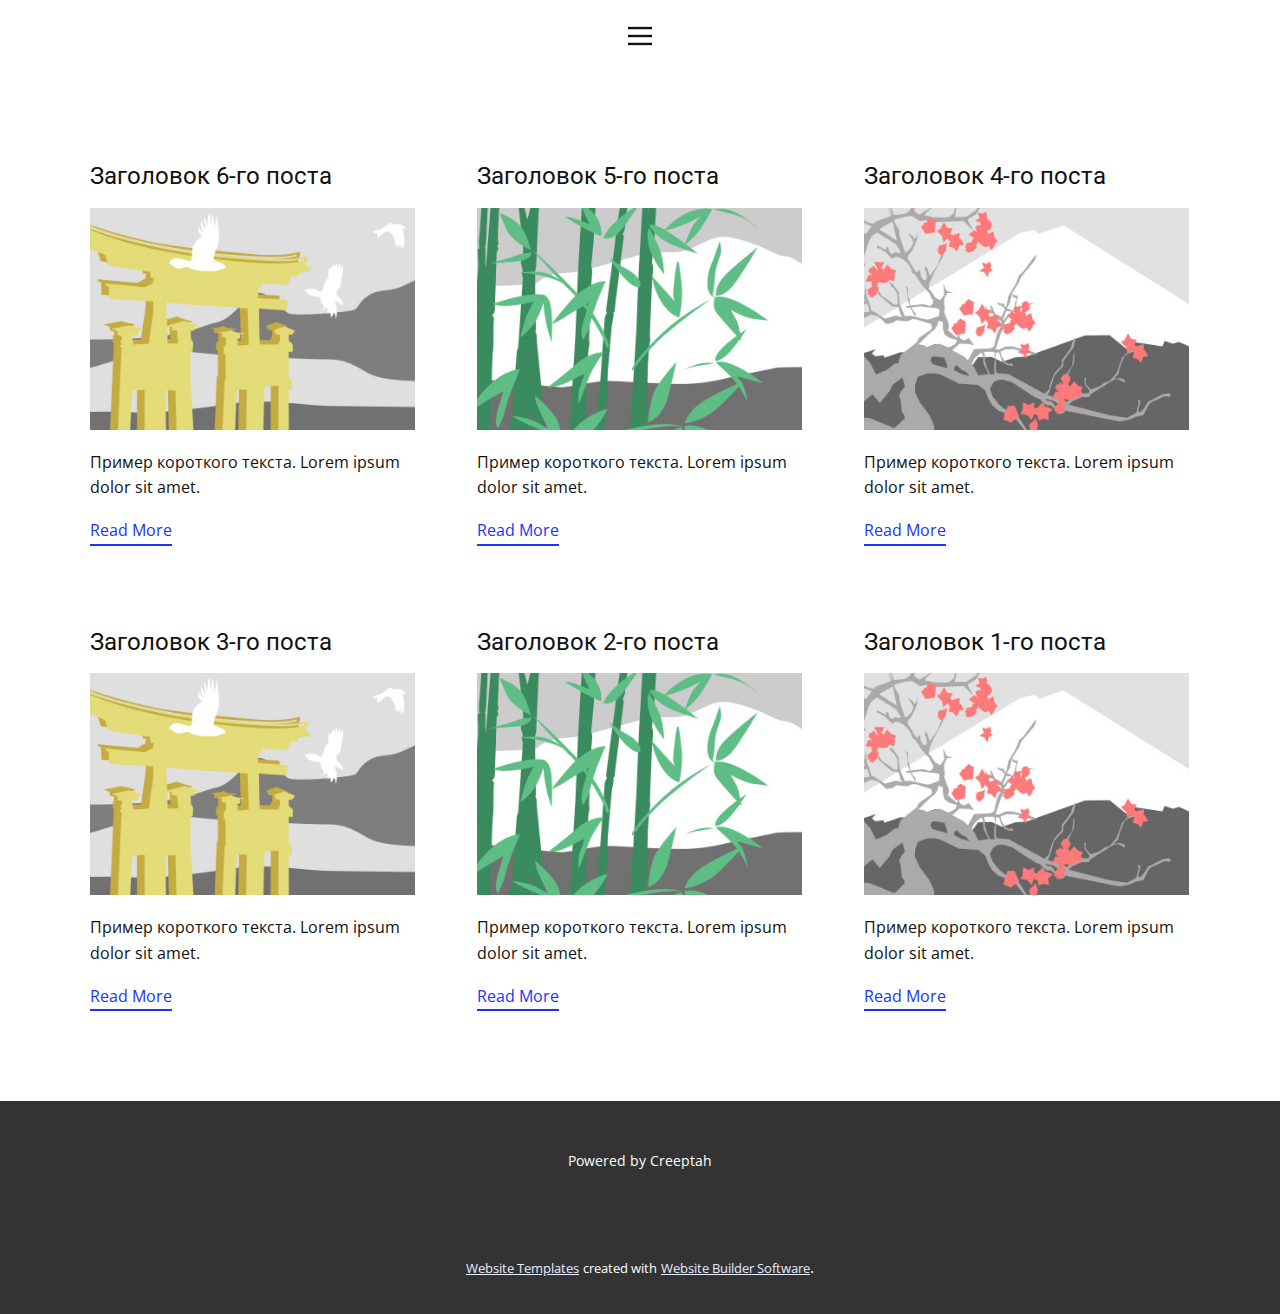
<file: blog/blog.html>
<html style="font-size: 16px;" lang="ru"><head>
    <meta name="viewport" content="width=device-width, initial-scale=1.0">
    <meta charset="utf-8">
    <meta name="keywords" content="">
    <meta name="description" content="">
    <title>Blog Template</title>
    <link rel="stylesheet" href="../nicepage.css" media="screen">
<link rel="stylesheet" href="../Blog-Template.css" media="screen">
    <script class="u-script" type="text/javascript" src="../jquery.js" "="" defer=""></script>
    <script class="u-script" type="text/javascript" src="../nicepage.js" "="" defer=""></script>
    <meta name="generator" content="Nicepage 4.17.10, nicepage.com">
    <link id="u-theme-google-font" rel="stylesheet" href="https://fonts.googleapis.com/css?family=Roboto:100,100i,300,300i,400,400i,500,500i,700,700i,900,900i|Open+Sans:300,300i,400,400i,500,500i,600,600i,700,700i,800,800i">
    
    
    <script type="application/ld+json">{
		"@context": "http://schema.org",
		"@type": "Organization",
		"name": ""
}</script>
    <meta name="theme-color" content="#1934fd">
  </head>
  <body class="u-body u-xl-mode" data-lang="ru"><header class="u-clearfix u-header u-sticky u-sticky-1130 u-header" id="sec-44a9"><div class="u-clearfix u-sheet u-sheet-1">
        <nav class="u-align-left u-menu u-menu-one-level u-offcanvas u-menu-1" data-responsive-from="XL">
          <div class="menu-collapse">
            <a class="u-button-style u-custom-text-active-color u-nav-link" href="#" style="padding: 4px 0px; font-size: calc(1em + 8px);">
              <svg class="u-svg-link" preserveAspectRatio="xMidYMin slice" viewBox="0 0 302 302" style=""><use xmlns:xlink="http://www.w3.org/1999/xlink" xlink:href="#svg-5c50"></use></svg>
              <svg xmlns="http://www.w3.org/2000/svg" xmlns:xlink="http://www.w3.org/1999/xlink" version="1.1" id="svg-5c50" x="0px" y="0px" viewBox="0 0 302 302" style="enable-background:new 0 0 302 302;" xml:space="preserve" class="u-svg-content"><g><rect y="36" width="302" height="30"></rect><rect y="236" width="302" height="30"></rect><rect y="136" width="302" height="30"></rect>
</g><g></g><g></g><g></g><g></g><g></g><g></g><g></g><g></g><g></g><g></g><g></g><g></g><g></g><g></g><g></g></svg>
            </a>
          </div>
          <div class="u-custom-menu u-nav-container">
            <ul class="u-nav u-unstyled u-nav-1"><li class="u-nav-item"><a class="u-button-style u-nav-link u-text-active-black u-text-hover-palette-2-base" href="../Main.html#carousel_30c3" data-page-id="13513630" style="padding: 10px 20px;">Main</a>
</li><li class="u-nav-item"><a class="u-button-style u-nav-link u-text-active-black u-text-hover-palette-2-base" href="../Main.html#carousel_7b2b" data-page-id="13513630" style="padding: 10px 20px;">About us</a>
</li><li class="u-nav-item"><a class="u-button-style u-nav-link u-text-active-black u-text-hover-palette-2-base" href="../Main.html#carousel_79ef" data-page-id="13513630" style="padding: 10px 20px;">Projects</a>
</li><li class="u-nav-item"><a class="u-button-style u-nav-link u-text-active-black u-text-hover-palette-2-base" href="https://teletype.in/@creeptah" target="_blank" style="padding: 10px 20px;">Blog</a>
</li><li class="u-nav-item"><a class="u-button-style u-nav-link u-text-active-black u-text-hover-palette-2-base" target="_blank" style="padding: 10px 20px;">Docs</a>
</li><li class="u-nav-item"><a class="u-button-style u-nav-link u-text-active-black u-text-hover-palette-2-base" href="https://github.com/glukosseth" target="_blank" style="padding: 10px 20px;">Github</a>
</li><li class="u-nav-item"><a class="u-button-style u-nav-link u-text-active-black u-text-hover-palette-2-base" target="_blank" style="padding: 10px 20px;">Explorer</a>
</li><li class="u-nav-item"><a class="u-button-style u-nav-link u-text-active-black u-text-hover-palette-2-base" href="../Cosmobook.io" target="_blank" style="padding: 10px 20px;">Cosmobook.io</a>
</li><li class="u-nav-item"><a class="u-button-style u-nav-link u-text-active-black u-text-hover-palette-2-base" href="../Main.html#sec-6911" data-page-id="13513630" style="padding: 10px 20px;">Contact us</a>
</li></ul>
          </div>
          <div class="u-custom-menu u-nav-container-collapse">
            <div class="u-align-center u-black u-container-style u-inner-container-layout u-opacity u-opacity-95 u-sidenav">
              <div class="u-inner-container-layout u-sidenav-overflow">
                <div class="u-menu-close"></div>
                <ul class="u-align-right u-nav u-popupmenu-items u-unstyled u-nav-2"><li class="u-nav-item"><a class="u-button-style u-nav-link" href="../Main.html#carousel_30c3" data-page-id="13513630">Main</a>
</li><li class="u-nav-item"><a class="u-button-style u-nav-link" href="../Main.html#carousel_7b2b" data-page-id="13513630">About us</a>
</li><li class="u-nav-item"><a class="u-button-style u-nav-link" href="../Main.html#carousel_79ef" data-page-id="13513630">Projects</a>
</li><li class="u-nav-item"><a class="u-button-style u-nav-link" href="https://teletype.in/@creeptah" target="_blank">Blog</a>
</li><li class="u-nav-item"><a class="u-button-style u-nav-link" target="_blank">Docs</a>
</li><li class="u-nav-item"><a class="u-button-style u-nav-link" href="https://github.com/glukosseth" target="_blank">Github</a>
</li><li class="u-nav-item"><a class="u-button-style u-nav-link" target="_blank">Explorer</a>
</li><li class="u-nav-item"><a class="u-button-style u-nav-link" href="../Cosmobook.io" target="_blank">Cosmobook.io</a>
</li><li class="u-nav-item"><a class="u-button-style u-nav-link" href="../Main.html#sec-6911" data-page-id="13513630">Contact us</a>
</li></ul>
              </div>
            </div>
            <div class="u-black u-menu-overlay u-opacity u-opacity-70"></div>
          </div>
        </nav>
      </div><style class="u-sticky-style" data-style-id="1130">.u-sticky-fixed.u-sticky-1130:before, .u-body.u-sticky-fixed .u-sticky-1130:before {
borders: top right bottom left !important
}</style></header>
    <section class="u-clearfix u-section-1" id="sec-4bfa">
      <div class="u-clearfix u-sheet u-valign-middle u-sheet-1"><!--blog--><!--blog_options_json--><!--{"type":"Recent","source":"","tags":"","count":""}--><!--/blog_options_json-->
        <div class="u-blog u-expanded-width u-repeater u-repeater-1"><!--blog_post-->
          <div class="u-blog-post u-container-style u-repeater-item u-white u-repeater-item-1">
            <div class="u-container-layout u-similar-container u-valign-top u-container-layout-1"><!--blog_post_header-->
              <h4 class="u-blog-control u-text u-text-1">
                <a class="u-post-header-link" href="../blog/пост-5.html">Заголовок 6-го поста</a>
              </h4><!--/blog_post_header--><!--blog_post_image-->
              <a class="u-post-header-link" href="../blog/пост-5.html"><img alt="" class="u-blog-control u-expanded-width u-image u-image-default u-image-1" src="../images/8ad73f3c.jpeg"></a><!--/blog_post_image--><!--blog_post_content-->
              <div class="u-blog-control u-post-content u-text u-text-2 fr-view">Пример короткого текста. Lorem ipsum dolor sit amet.</div><!--/blog_post_content--><!--blog_post_readmore-->
              <a href="../blog/пост-5.html" class="u-blog-control u-border-2 u-border-palette-1-base u-btn u-btn-rectangle u-button-style u-none u-btn-1"><!--blog_post_readmore_content--><!--options_json--><!--{"content":"Read More","defaultValue":"Читать дальше"}--><!--/options_json-->Read More<!--/blog_post_readmore_content--></a><!--/blog_post_readmore-->
            </div>
          </div><div class="u-blog-post u-container-style u-repeater-item u-video-cover u-white">
            <div class="u-container-layout u-similar-container u-valign-top u-container-layout-2"><!--blog_post_header-->
              <h4 class="u-blog-control u-text u-text-3">
                <a class="u-post-header-link" href="../blog/пост-4.html">Заголовок 5-го поста</a>
              </h4><!--/blog_post_header--><!--blog_post_image-->
              <a class="u-post-header-link" href="../blog/пост-4.html"><img alt="" class="u-blog-control u-expanded-width u-image u-image-default u-image-2" src="../images/68f64b9d.jpeg"></a><!--/blog_post_image--><!--blog_post_content-->
              <div class="u-blog-control u-post-content u-text u-text-4 fr-view">Пример короткого текста. Lorem ipsum dolor sit amet.</div><!--/blog_post_content--><!--blog_post_readmore-->
              <a href="../blog/пост-4.html" class="u-blog-control u-border-2 u-border-palette-1-base u-btn u-btn-rectangle u-button-style u-none u-btn-2"><!--blog_post_readmore_content--><!--options_json--><!--{"content":"Read More","defaultValue":"Читать дальше"}--><!--/options_json-->Read More<!--/blog_post_readmore_content--></a><!--/blog_post_readmore-->
            </div>
          </div><div class="u-blog-post u-container-style u-repeater-item u-video-cover u-white">
            <div class="u-container-layout u-similar-container u-valign-top u-container-layout-3"><!--blog_post_header-->
              <h4 class="u-blog-control u-text u-text-5">
                <a class="u-post-header-link" href="../blog/пост-3.html">Заголовок 4-го поста</a>
              </h4><!--/blog_post_header--><!--blog_post_image-->
              <a class="u-post-header-link" href="../blog/пост-3.html"><img alt="" class="u-blog-control u-expanded-width u-image u-image-default u-image-3" src="../images/0fd3416c.jpeg"></a><!--/blog_post_image--><!--blog_post_content-->
              <div class="u-blog-control u-post-content u-text u-text-6 fr-view">Пример короткого текста. Lorem ipsum dolor sit amet.</div><!--/blog_post_content--><!--blog_post_readmore-->
              <a href="../blog/пост-3.html" class="u-blog-control u-border-2 u-border-palette-1-base u-btn u-btn-rectangle u-button-style u-none u-btn-3"><!--blog_post_readmore_content--><!--options_json--><!--{"content":"Read More","defaultValue":"Читать дальше"}--><!--/options_json-->Read More<!--/blog_post_readmore_content--></a><!--/blog_post_readmore-->
            </div>
          </div><div class="u-blog-post u-container-style u-repeater-item u-white u-repeater-item-1">
            <div class="u-container-layout u-similar-container u-valign-top u-container-layout-1"><!--blog_post_header-->
              <h4 class="u-blog-control u-text u-text-1">
                <a class="u-post-header-link" href="../blog/пост-2.html">Заголовок 3-го поста</a>
              </h4><!--/blog_post_header--><!--blog_post_image-->
              <a class="u-post-header-link" href="../blog/пост-2.html"><img alt="" class="u-blog-control u-expanded-width u-image u-image-default u-image-1" src="../images/8ad73f3c.jpeg"></a><!--/blog_post_image--><!--blog_post_content-->
              <div class="u-blog-control u-post-content u-text u-text-2 fr-view">Пример короткого текста. Lorem ipsum dolor sit amet.</div><!--/blog_post_content--><!--blog_post_readmore-->
              <a href="../blog/пост-2.html" class="u-blog-control u-border-2 u-border-palette-1-base u-btn u-btn-rectangle u-button-style u-none u-btn-1"><!--blog_post_readmore_content--><!--options_json--><!--{"content":"Read More","defaultValue":"Читать дальше"}--><!--/options_json-->Read More<!--/blog_post_readmore_content--></a><!--/blog_post_readmore-->
            </div>
          </div><div class="u-blog-post u-container-style u-repeater-item u-video-cover u-white">
            <div class="u-container-layout u-similar-container u-valign-top u-container-layout-2"><!--blog_post_header-->
              <h4 class="u-blog-control u-text u-text-3">
                <a class="u-post-header-link" href="../blog/пост-1.html">Заголовок 2-го поста</a>
              </h4><!--/blog_post_header--><!--blog_post_image-->
              <a class="u-post-header-link" href="../blog/пост-1.html"><img alt="" class="u-blog-control u-expanded-width u-image u-image-default u-image-2" src="../images/68f64b9d.jpeg"></a><!--/blog_post_image--><!--blog_post_content-->
              <div class="u-blog-control u-post-content u-text u-text-4 fr-view">Пример короткого текста. Lorem ipsum dolor sit amet.</div><!--/blog_post_content--><!--blog_post_readmore-->
              <a href="../blog/пост-1.html" class="u-blog-control u-border-2 u-border-palette-1-base u-btn u-btn-rectangle u-button-style u-none u-btn-2"><!--blog_post_readmore_content--><!--options_json--><!--{"content":"Read More","defaultValue":"Читать дальше"}--><!--/options_json-->Read More<!--/blog_post_readmore_content--></a><!--/blog_post_readmore-->
            </div>
          </div><div class="u-blog-post u-container-style u-repeater-item u-video-cover u-white">
            <div class="u-container-layout u-similar-container u-valign-top u-container-layout-3"><!--blog_post_header-->
              <h4 class="u-blog-control u-text u-text-5">
                <a class="u-post-header-link" href="../blog/пост.html">Заголовок 1-го поста</a>
              </h4><!--/blog_post_header--><!--blog_post_image-->
              <a class="u-post-header-link" href="../blog/пост.html"><img alt="" class="u-blog-control u-expanded-width u-image u-image-default u-image-3" src="../images/0fd3416c.jpeg"></a><!--/blog_post_image--><!--blog_post_content-->
              <div class="u-blog-control u-post-content u-text u-text-6 fr-view">Пример короткого текста. Lorem ipsum dolor sit amet.</div><!--/blog_post_content--><!--blog_post_readmore-->
              <a href="../blog/пост.html" class="u-blog-control u-border-2 u-border-palette-1-base u-btn u-btn-rectangle u-button-style u-none u-btn-3"><!--blog_post_readmore_content--><!--options_json--><!--{"content":"Read More","defaultValue":"Читать дальше"}--><!--/options_json-->Read More<!--/blog_post_readmore_content--></a><!--/blog_post_readmore-->
            </div>
          </div><!--/blog_post--><!--blog_post-->
          <!--/blog_post--><!--blog_post-->
          <!--/blog_post-->
        </div><!--/blog-->
      </div>
    </section>
    
    
    <footer class="u-align-center u-clearfix u-footer u-grey-80 u-footer" id="sec-a032"><div class="u-clearfix u-sheet u-sheet-1">
        <p class="u-small-text u-text u-text-variant u-text-1">Powered by Creeptah</p>
      </div></footer>
    <section class="u-backlink u-clearfix u-grey-80">
      <a class="u-link" href="https://nicepage.com/website-templates" target="_blank">
        <span>Website Templates</span>
      </a>
      <p class="u-text">
        <span>created with</span>
      </p>
      <a class="u-link" href="" target="_blank">
        <span>Website Builder Software</span>
      </a>. 
    </section>
  
</body></html>
</file>
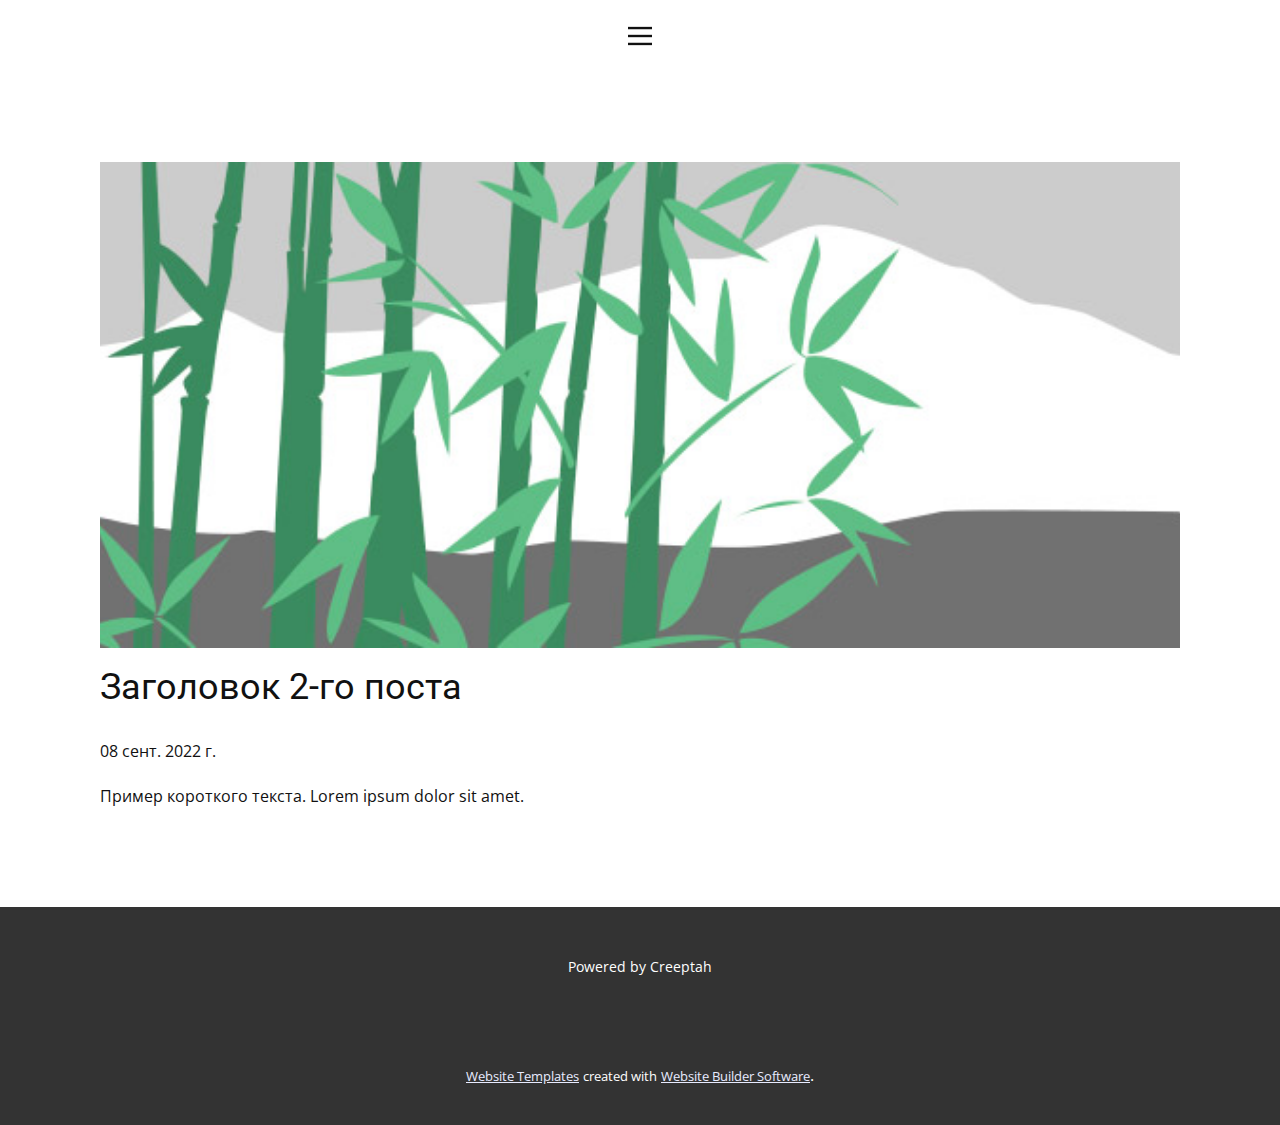
<file: blog/пост-1.html>
<!doctype html>
<html style="font-size: 16px;" lang="ru"><head>
    <meta name="viewport" content="width=device-width, initial-scale=1.0">
    <meta charset="utf-8">
    <meta name="keywords" content="Заголовок 1-го поста">
    <meta name="description" content="">
    <title>Заголовок 2-го поста</title>
    <link rel="stylesheet" href="../nicepage.css" media="screen">
<link rel="stylesheet" href="../Post-Template.css" media="screen">
    <script class="u-script" type="text/javascript" src="../jquery.js" "="" defer=""></script>
    <script class="u-script" type="text/javascript" src="../nicepage.js" "="" defer=""></script>
    <meta name="generator" content="Nicepage 4.17.10, nicepage.com">
    <link id="u-theme-google-font" rel="stylesheet" href="https://fonts.googleapis.com/css?family=Roboto:100,100i,300,300i,400,400i,500,500i,700,700i,900,900i|Open+Sans:300,300i,400,400i,500,500i,600,600i,700,700i,800,800i">
    
    
    <script type="application/ld+json">{
		"@context": "http://schema.org",
		"@type": "Organization",
		"name": ""
}</script>
    <meta name="theme-color" content="#1934fd">
  </head>
  <body class="u-body u-xl-mode" data-lang="ru"><header class="u-clearfix u-header u-sticky u-sticky-1130 u-header" id="sec-44a9"><div class="u-clearfix u-sheet u-sheet-1">
        <nav class="u-align-left u-menu u-menu-one-level u-offcanvas u-menu-1" data-responsive-from="XL">
          <div class="menu-collapse">
            <a class="u-button-style u-custom-text-active-color u-nav-link" href="#" style="padding: 4px 0px; font-size: calc(1em + 8px);">
              <svg class="u-svg-link" preserveAspectRatio="xMidYMin slice" viewBox="0 0 302 302" style=""><use xmlns:xlink="http://www.w3.org/1999/xlink" xlink:href="#svg-5c50"></use></svg>
              <svg xmlns="http://www.w3.org/2000/svg" xmlns:xlink="http://www.w3.org/1999/xlink" version="1.1" id="svg-5c50" x="0px" y="0px" viewBox="0 0 302 302" style="enable-background:new 0 0 302 302;" xml:space="preserve" class="u-svg-content"><g><rect y="36" width="302" height="30"></rect><rect y="236" width="302" height="30"></rect><rect y="136" width="302" height="30"></rect>
</g><g></g><g></g><g></g><g></g><g></g><g></g><g></g><g></g><g></g><g></g><g></g><g></g><g></g><g></g><g></g></svg>
            </a>
          </div>
          <div class="u-custom-menu u-nav-container">
            <ul class="u-nav u-unstyled u-nav-1"><li class="u-nav-item"><a class="u-button-style u-nav-link u-text-active-black u-text-hover-palette-2-base" href="../Main.html#carousel_30c3" data-page-id="13513630" style="padding: 10px 20px;">Main</a>
</li><li class="u-nav-item"><a class="u-button-style u-nav-link u-text-active-black u-text-hover-palette-2-base" href="../Main.html#carousel_7b2b" data-page-id="13513630" style="padding: 10px 20px;">About us</a>
</li><li class="u-nav-item"><a class="u-button-style u-nav-link u-text-active-black u-text-hover-palette-2-base" href="../Main.html#carousel_79ef" data-page-id="13513630" style="padding: 10px 20px;">Projects</a>
</li><li class="u-nav-item"><a class="u-button-style u-nav-link u-text-active-black u-text-hover-palette-2-base" href="https://teletype.in/@creeptah" target="_blank" style="padding: 10px 20px;">Blog</a>
</li><li class="u-nav-item"><a class="u-button-style u-nav-link u-text-active-black u-text-hover-palette-2-base" target="_blank" style="padding: 10px 20px;">Docs</a>
</li><li class="u-nav-item"><a class="u-button-style u-nav-link u-text-active-black u-text-hover-palette-2-base" href="https://github.com/glukosseth" target="_blank" style="padding: 10px 20px;">Github</a>
</li><li class="u-nav-item"><a class="u-button-style u-nav-link u-text-active-black u-text-hover-palette-2-base" target="_blank" style="padding: 10px 20px;">Explorer</a>
</li><li class="u-nav-item"><a class="u-button-style u-nav-link u-text-active-black u-text-hover-palette-2-base" href="../Cosmobook.io" target="_blank" style="padding: 10px 20px;">Cosmobook.io</a>
</li><li class="u-nav-item"><a class="u-button-style u-nav-link u-text-active-black u-text-hover-palette-2-base" href="../Main.html#sec-6911" data-page-id="13513630" style="padding: 10px 20px;">Contact us</a>
</li></ul>
          </div>
          <div class="u-custom-menu u-nav-container-collapse">
            <div class="u-align-center u-black u-container-style u-inner-container-layout u-opacity u-opacity-95 u-sidenav">
              <div class="u-inner-container-layout u-sidenav-overflow">
                <div class="u-menu-close"></div>
                <ul class="u-align-right u-nav u-popupmenu-items u-unstyled u-nav-2"><li class="u-nav-item"><a class="u-button-style u-nav-link" href="../Main.html#carousel_30c3" data-page-id="13513630">Main</a>
</li><li class="u-nav-item"><a class="u-button-style u-nav-link" href="../Main.html#carousel_7b2b" data-page-id="13513630">About us</a>
</li><li class="u-nav-item"><a class="u-button-style u-nav-link" href="../Main.html#carousel_79ef" data-page-id="13513630">Projects</a>
</li><li class="u-nav-item"><a class="u-button-style u-nav-link" href="https://teletype.in/@creeptah" target="_blank">Blog</a>
</li><li class="u-nav-item"><a class="u-button-style u-nav-link" target="_blank">Docs</a>
</li><li class="u-nav-item"><a class="u-button-style u-nav-link" href="https://github.com/glukosseth" target="_blank">Github</a>
</li><li class="u-nav-item"><a class="u-button-style u-nav-link" target="_blank">Explorer</a>
</li><li class="u-nav-item"><a class="u-button-style u-nav-link" href="../Cosmobook.io" target="_blank">Cosmobook.io</a>
</li><li class="u-nav-item"><a class="u-button-style u-nav-link" href="../Main.html#sec-6911" data-page-id="13513630">Contact us</a>
</li></ul>
              </div>
            </div>
            <div class="u-black u-menu-overlay u-opacity u-opacity-70"></div>
          </div>
        </nav>
      </div><style class="u-sticky-style" data-style-id="1130">.u-sticky-fixed.u-sticky-1130:before, .u-body.u-sticky-fixed .u-sticky-1130:before {
borders: top right bottom left !important
}</style></header>
    <section class="u-align-center u-clearfix u-section-1" id="sec-da5b">
      <div class="u-clearfix u-sheet u-valign-middle-md u-valign-middle-sm u-valign-middle-xs u-sheet-1"><!--post_details--><!--post_details_options_json--><!--{"source":""}--><!--/post_details_options_json--><!--blog_post-->
        <div class="u-container-style u-expanded-width u-post-details u-post-details-1">
          <div class="u-container-layout u-valign-middle u-container-layout-1"><!--blog_post_image-->
            <img alt="" class="u-blog-control u-expanded-width u-image u-image-default u-image-1" src="../images/68f64b9d.jpeg"><!--/blog_post_image--><!--blog_post_header-->
            <h2 class="u-blog-control u-text u-text-1">Заголовок 2-го поста</h2><!--/blog_post_header--><!--blog_post_metadata-->
            <div class="u-blog-control u-metadata u-metadata-1"><!--blog_post_metadata_date-->
              <span class="u-meta-date u-meta-icon">08 сент. 2022 г.</span><!--/blog_post_metadata_date--><!--blog_post_metadata_category-->
              <!--/blog_post_metadata_category--><!--blog_post_metadata_comments-->
              <!--/blog_post_metadata_comments-->
            </div><!--/blog_post_metadata--><!--blog_post_content-->
            <div class="u-align-justify u-blog-control u-post-content u-text u-text-2 fr-view">
  Пример короткого текста. Lorem ipsum dolor sit amet.
  </div><!--/blog_post_content-->
          </div>
        </div><!--/blog_post--><!--/post_details-->
      </div>
    </section>
    
    
    <footer class="u-align-center u-clearfix u-footer u-grey-80 u-footer" id="sec-a032"><div class="u-clearfix u-sheet u-sheet-1">
        <p class="u-small-text u-text u-text-variant u-text-1">Powered by Creeptah</p>
      </div></footer>
    <section class="u-backlink u-clearfix u-grey-80">
      <a class="u-link" href="https://nicepage.com/website-templates" target="_blank">
        <span>Website Templates</span>
      </a>
      <p class="u-text">
        <span>created with</span>
      </p>
      <a class="u-link" href="" target="_blank">
        <span>Website Builder Software</span>
      </a>. 
    </section>
  
</body></html>
</file>
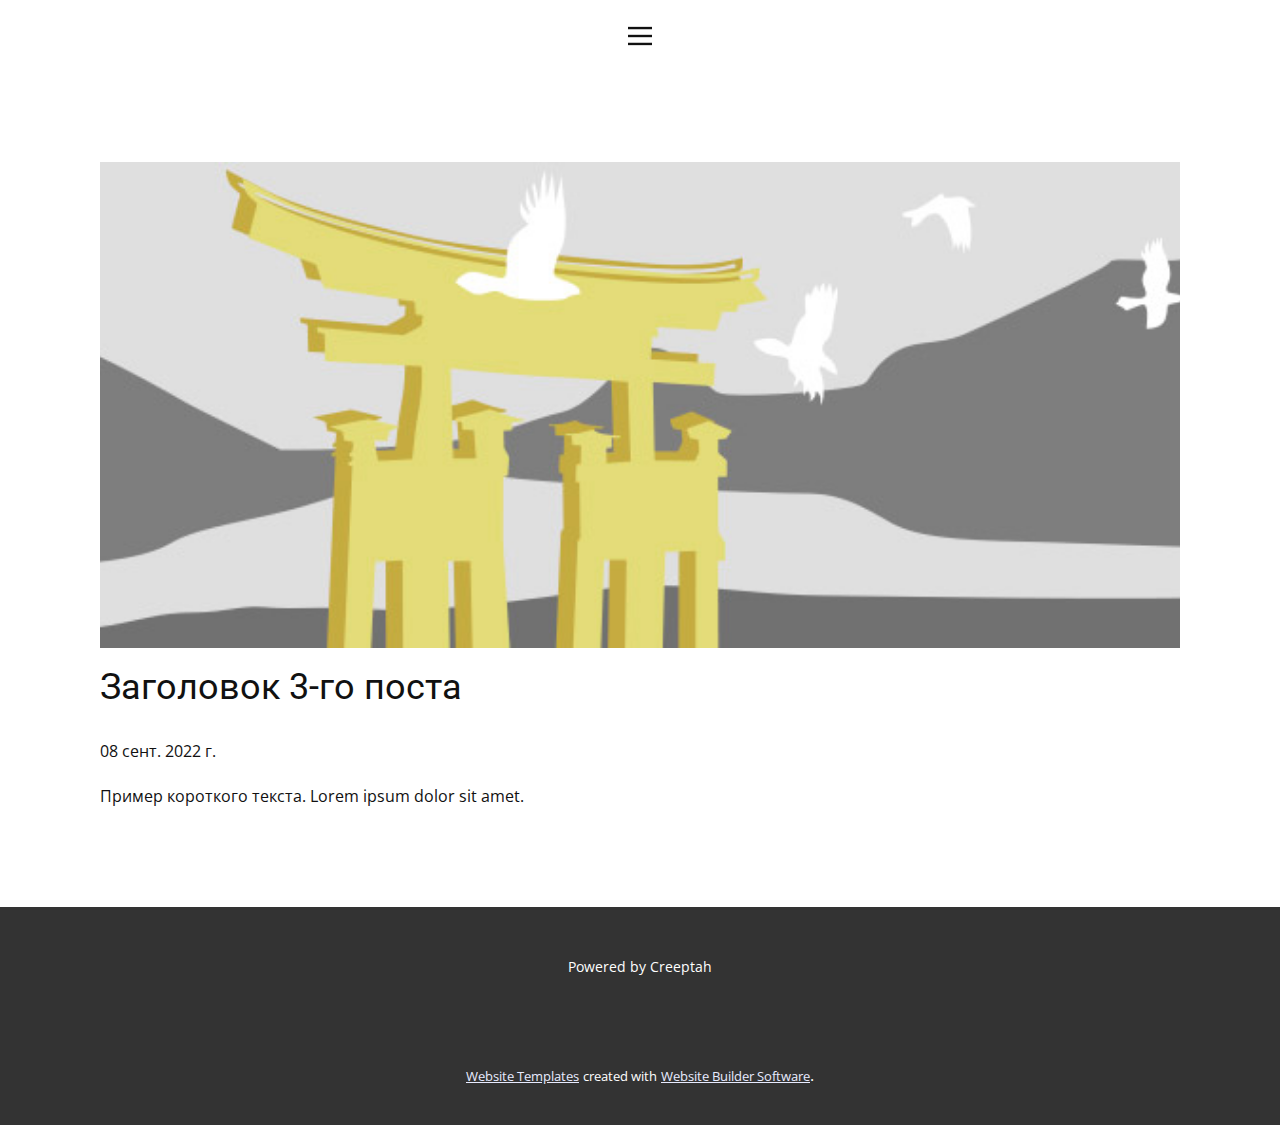
<file: blog/пост-2.html>
<!doctype html>
<html style="font-size: 16px;" lang="ru"><head>
    <meta name="viewport" content="width=device-width, initial-scale=1.0">
    <meta charset="utf-8">
    <meta name="keywords" content="Заголовок 1-го поста">
    <meta name="description" content="">
    <title>Заголовок 3-го поста</title>
    <link rel="stylesheet" href="../nicepage.css" media="screen">
<link rel="stylesheet" href="../Post-Template.css" media="screen">
    <script class="u-script" type="text/javascript" src="../jquery.js" "="" defer=""></script>
    <script class="u-script" type="text/javascript" src="../nicepage.js" "="" defer=""></script>
    <meta name="generator" content="Nicepage 4.17.10, nicepage.com">
    <link id="u-theme-google-font" rel="stylesheet" href="https://fonts.googleapis.com/css?family=Roboto:100,100i,300,300i,400,400i,500,500i,700,700i,900,900i|Open+Sans:300,300i,400,400i,500,500i,600,600i,700,700i,800,800i">
    
    
    <script type="application/ld+json">{
		"@context": "http://schema.org",
		"@type": "Organization",
		"name": ""
}</script>
    <meta name="theme-color" content="#1934fd">
  </head>
  <body class="u-body u-xl-mode" data-lang="ru"><header class="u-clearfix u-header u-sticky u-sticky-1130 u-header" id="sec-44a9"><div class="u-clearfix u-sheet u-sheet-1">
        <nav class="u-align-left u-menu u-menu-one-level u-offcanvas u-menu-1" data-responsive-from="XL">
          <div class="menu-collapse">
            <a class="u-button-style u-custom-text-active-color u-nav-link" href="#" style="padding: 4px 0px; font-size: calc(1em + 8px);">
              <svg class="u-svg-link" preserveAspectRatio="xMidYMin slice" viewBox="0 0 302 302" style=""><use xmlns:xlink="http://www.w3.org/1999/xlink" xlink:href="#svg-5c50"></use></svg>
              <svg xmlns="http://www.w3.org/2000/svg" xmlns:xlink="http://www.w3.org/1999/xlink" version="1.1" id="svg-5c50" x="0px" y="0px" viewBox="0 0 302 302" style="enable-background:new 0 0 302 302;" xml:space="preserve" class="u-svg-content"><g><rect y="36" width="302" height="30"></rect><rect y="236" width="302" height="30"></rect><rect y="136" width="302" height="30"></rect>
</g><g></g><g></g><g></g><g></g><g></g><g></g><g></g><g></g><g></g><g></g><g></g><g></g><g></g><g></g><g></g></svg>
            </a>
          </div>
          <div class="u-custom-menu u-nav-container">
            <ul class="u-nav u-unstyled u-nav-1"><li class="u-nav-item"><a class="u-button-style u-nav-link u-text-active-black u-text-hover-palette-2-base" href="../Main.html#carousel_30c3" data-page-id="13513630" style="padding: 10px 20px;">Main</a>
</li><li class="u-nav-item"><a class="u-button-style u-nav-link u-text-active-black u-text-hover-palette-2-base" href="../Main.html#carousel_7b2b" data-page-id="13513630" style="padding: 10px 20px;">About us</a>
</li><li class="u-nav-item"><a class="u-button-style u-nav-link u-text-active-black u-text-hover-palette-2-base" href="../Main.html#carousel_79ef" data-page-id="13513630" style="padding: 10px 20px;">Projects</a>
</li><li class="u-nav-item"><a class="u-button-style u-nav-link u-text-active-black u-text-hover-palette-2-base" href="https://teletype.in/@creeptah" target="_blank" style="padding: 10px 20px;">Blog</a>
</li><li class="u-nav-item"><a class="u-button-style u-nav-link u-text-active-black u-text-hover-palette-2-base" target="_blank" style="padding: 10px 20px;">Docs</a>
</li><li class="u-nav-item"><a class="u-button-style u-nav-link u-text-active-black u-text-hover-palette-2-base" href="https://github.com/glukosseth" target="_blank" style="padding: 10px 20px;">Github</a>
</li><li class="u-nav-item"><a class="u-button-style u-nav-link u-text-active-black u-text-hover-palette-2-base" target="_blank" style="padding: 10px 20px;">Explorer</a>
</li><li class="u-nav-item"><a class="u-button-style u-nav-link u-text-active-black u-text-hover-palette-2-base" href="../Cosmobook.io" target="_blank" style="padding: 10px 20px;">Cosmobook.io</a>
</li><li class="u-nav-item"><a class="u-button-style u-nav-link u-text-active-black u-text-hover-palette-2-base" href="../Main.html#sec-6911" data-page-id="13513630" style="padding: 10px 20px;">Contact us</a>
</li></ul>
          </div>
          <div class="u-custom-menu u-nav-container-collapse">
            <div class="u-align-center u-black u-container-style u-inner-container-layout u-opacity u-opacity-95 u-sidenav">
              <div class="u-inner-container-layout u-sidenav-overflow">
                <div class="u-menu-close"></div>
                <ul class="u-align-right u-nav u-popupmenu-items u-unstyled u-nav-2"><li class="u-nav-item"><a class="u-button-style u-nav-link" href="../Main.html#carousel_30c3" data-page-id="13513630">Main</a>
</li><li class="u-nav-item"><a class="u-button-style u-nav-link" href="../Main.html#carousel_7b2b" data-page-id="13513630">About us</a>
</li><li class="u-nav-item"><a class="u-button-style u-nav-link" href="../Main.html#carousel_79ef" data-page-id="13513630">Projects</a>
</li><li class="u-nav-item"><a class="u-button-style u-nav-link" href="https://teletype.in/@creeptah" target="_blank">Blog</a>
</li><li class="u-nav-item"><a class="u-button-style u-nav-link" target="_blank">Docs</a>
</li><li class="u-nav-item"><a class="u-button-style u-nav-link" href="https://github.com/glukosseth" target="_blank">Github</a>
</li><li class="u-nav-item"><a class="u-button-style u-nav-link" target="_blank">Explorer</a>
</li><li class="u-nav-item"><a class="u-button-style u-nav-link" href="../Cosmobook.io" target="_blank">Cosmobook.io</a>
</li><li class="u-nav-item"><a class="u-button-style u-nav-link" href="../Main.html#sec-6911" data-page-id="13513630">Contact us</a>
</li></ul>
              </div>
            </div>
            <div class="u-black u-menu-overlay u-opacity u-opacity-70"></div>
          </div>
        </nav>
      </div><style class="u-sticky-style" data-style-id="1130">.u-sticky-fixed.u-sticky-1130:before, .u-body.u-sticky-fixed .u-sticky-1130:before {
borders: top right bottom left !important
}</style></header>
    <section class="u-align-center u-clearfix u-section-1" id="sec-da5b">
      <div class="u-clearfix u-sheet u-valign-middle-md u-valign-middle-sm u-valign-middle-xs u-sheet-1"><!--post_details--><!--post_details_options_json--><!--{"source":""}--><!--/post_details_options_json--><!--blog_post-->
        <div class="u-container-style u-expanded-width u-post-details u-post-details-1">
          <div class="u-container-layout u-valign-middle u-container-layout-1"><!--blog_post_image-->
            <img alt="" class="u-blog-control u-expanded-width u-image u-image-default u-image-1" src="../images/8ad73f3c.jpeg"><!--/blog_post_image--><!--blog_post_header-->
            <h2 class="u-blog-control u-text u-text-1">Заголовок 3-го поста</h2><!--/blog_post_header--><!--blog_post_metadata-->
            <div class="u-blog-control u-metadata u-metadata-1"><!--blog_post_metadata_date-->
              <span class="u-meta-date u-meta-icon">08 сент. 2022 г.</span><!--/blog_post_metadata_date--><!--blog_post_metadata_category-->
              <!--/blog_post_metadata_category--><!--blog_post_metadata_comments-->
              <!--/blog_post_metadata_comments-->
            </div><!--/blog_post_metadata--><!--blog_post_content-->
            <div class="u-align-justify u-blog-control u-post-content u-text u-text-2 fr-view">
  Пример короткого текста. Lorem ipsum dolor sit amet.
  </div><!--/blog_post_content-->
          </div>
        </div><!--/blog_post--><!--/post_details-->
      </div>
    </section>
    
    
    <footer class="u-align-center u-clearfix u-footer u-grey-80 u-footer" id="sec-a032"><div class="u-clearfix u-sheet u-sheet-1">
        <p class="u-small-text u-text u-text-variant u-text-1">Powered by Creeptah</p>
      </div></footer>
    <section class="u-backlink u-clearfix u-grey-80">
      <a class="u-link" href="https://nicepage.com/website-templates" target="_blank">
        <span>Website Templates</span>
      </a>
      <p class="u-text">
        <span>created with</span>
      </p>
      <a class="u-link" href="" target="_blank">
        <span>Website Builder Software</span>
      </a>. 
    </section>
  
</body></html>
</file>
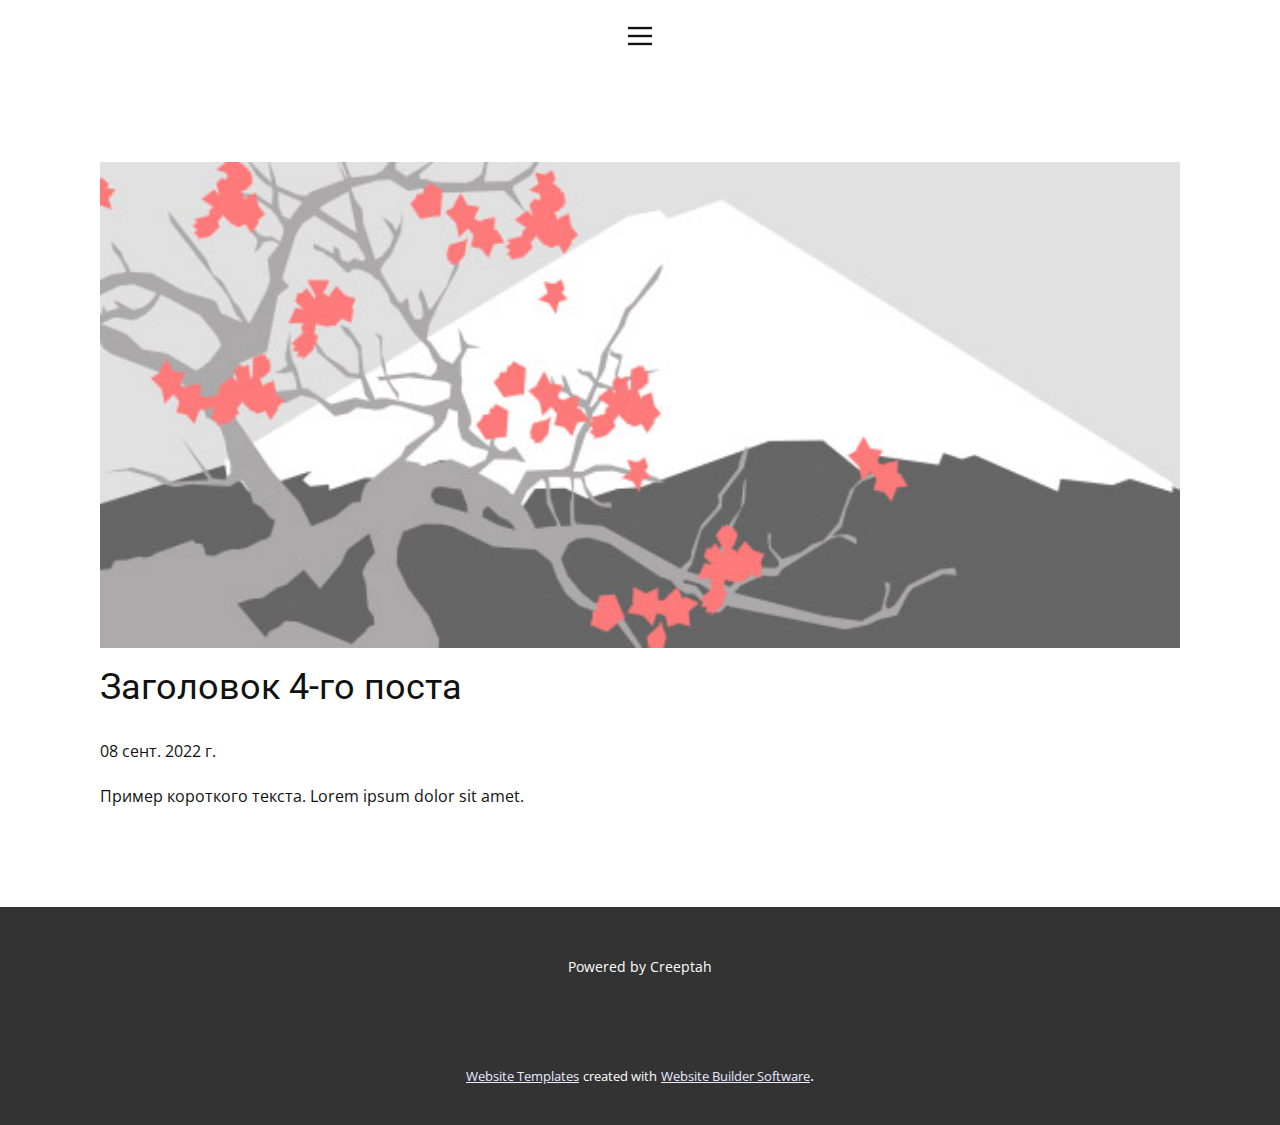
<file: blog/пост-3.html>
<!doctype html>
<html style="font-size: 16px;" lang="ru"><head>
    <meta name="viewport" content="width=device-width, initial-scale=1.0">
    <meta charset="utf-8">
    <meta name="keywords" content="Заголовок 1-го поста">
    <meta name="description" content="">
    <title>Заголовок 4-го поста</title>
    <link rel="stylesheet" href="../nicepage.css" media="screen">
<link rel="stylesheet" href="../Post-Template.css" media="screen">
    <script class="u-script" type="text/javascript" src="../jquery.js" "="" defer=""></script>
    <script class="u-script" type="text/javascript" src="../nicepage.js" "="" defer=""></script>
    <meta name="generator" content="Nicepage 4.17.10, nicepage.com">
    <link id="u-theme-google-font" rel="stylesheet" href="https://fonts.googleapis.com/css?family=Roboto:100,100i,300,300i,400,400i,500,500i,700,700i,900,900i|Open+Sans:300,300i,400,400i,500,500i,600,600i,700,700i,800,800i">
    
    
    <script type="application/ld+json">{
		"@context": "http://schema.org",
		"@type": "Organization",
		"name": ""
}</script>
    <meta name="theme-color" content="#1934fd">
  </head>
  <body class="u-body u-xl-mode" data-lang="ru"><header class="u-clearfix u-header u-sticky u-sticky-1130 u-header" id="sec-44a9"><div class="u-clearfix u-sheet u-sheet-1">
        <nav class="u-align-left u-menu u-menu-one-level u-offcanvas u-menu-1" data-responsive-from="XL">
          <div class="menu-collapse">
            <a class="u-button-style u-custom-text-active-color u-nav-link" href="#" style="padding: 4px 0px; font-size: calc(1em + 8px);">
              <svg class="u-svg-link" preserveAspectRatio="xMidYMin slice" viewBox="0 0 302 302" style=""><use xmlns:xlink="http://www.w3.org/1999/xlink" xlink:href="#svg-5c50"></use></svg>
              <svg xmlns="http://www.w3.org/2000/svg" xmlns:xlink="http://www.w3.org/1999/xlink" version="1.1" id="svg-5c50" x="0px" y="0px" viewBox="0 0 302 302" style="enable-background:new 0 0 302 302;" xml:space="preserve" class="u-svg-content"><g><rect y="36" width="302" height="30"></rect><rect y="236" width="302" height="30"></rect><rect y="136" width="302" height="30"></rect>
</g><g></g><g></g><g></g><g></g><g></g><g></g><g></g><g></g><g></g><g></g><g></g><g></g><g></g><g></g><g></g></svg>
            </a>
          </div>
          <div class="u-custom-menu u-nav-container">
            <ul class="u-nav u-unstyled u-nav-1"><li class="u-nav-item"><a class="u-button-style u-nav-link u-text-active-black u-text-hover-palette-2-base" href="../Main.html#carousel_30c3" data-page-id="13513630" style="padding: 10px 20px;">Main</a>
</li><li class="u-nav-item"><a class="u-button-style u-nav-link u-text-active-black u-text-hover-palette-2-base" href="../Main.html#carousel_7b2b" data-page-id="13513630" style="padding: 10px 20px;">About us</a>
</li><li class="u-nav-item"><a class="u-button-style u-nav-link u-text-active-black u-text-hover-palette-2-base" href="../Main.html#carousel_79ef" data-page-id="13513630" style="padding: 10px 20px;">Projects</a>
</li><li class="u-nav-item"><a class="u-button-style u-nav-link u-text-active-black u-text-hover-palette-2-base" href="https://teletype.in/@creeptah" target="_blank" style="padding: 10px 20px;">Blog</a>
</li><li class="u-nav-item"><a class="u-button-style u-nav-link u-text-active-black u-text-hover-palette-2-base" target="_blank" style="padding: 10px 20px;">Docs</a>
</li><li class="u-nav-item"><a class="u-button-style u-nav-link u-text-active-black u-text-hover-palette-2-base" href="https://github.com/glukosseth" target="_blank" style="padding: 10px 20px;">Github</a>
</li><li class="u-nav-item"><a class="u-button-style u-nav-link u-text-active-black u-text-hover-palette-2-base" target="_blank" style="padding: 10px 20px;">Explorer</a>
</li><li class="u-nav-item"><a class="u-button-style u-nav-link u-text-active-black u-text-hover-palette-2-base" href="../Cosmobook.io" target="_blank" style="padding: 10px 20px;">Cosmobook.io</a>
</li><li class="u-nav-item"><a class="u-button-style u-nav-link u-text-active-black u-text-hover-palette-2-base" href="../Main.html#sec-6911" data-page-id="13513630" style="padding: 10px 20px;">Contact us</a>
</li></ul>
          </div>
          <div class="u-custom-menu u-nav-container-collapse">
            <div class="u-align-center u-black u-container-style u-inner-container-layout u-opacity u-opacity-95 u-sidenav">
              <div class="u-inner-container-layout u-sidenav-overflow">
                <div class="u-menu-close"></div>
                <ul class="u-align-right u-nav u-popupmenu-items u-unstyled u-nav-2"><li class="u-nav-item"><a class="u-button-style u-nav-link" href="../Main.html#carousel_30c3" data-page-id="13513630">Main</a>
</li><li class="u-nav-item"><a class="u-button-style u-nav-link" href="../Main.html#carousel_7b2b" data-page-id="13513630">About us</a>
</li><li class="u-nav-item"><a class="u-button-style u-nav-link" href="../Main.html#carousel_79ef" data-page-id="13513630">Projects</a>
</li><li class="u-nav-item"><a class="u-button-style u-nav-link" href="https://teletype.in/@creeptah" target="_blank">Blog</a>
</li><li class="u-nav-item"><a class="u-button-style u-nav-link" target="_blank">Docs</a>
</li><li class="u-nav-item"><a class="u-button-style u-nav-link" href="https://github.com/glukosseth" target="_blank">Github</a>
</li><li class="u-nav-item"><a class="u-button-style u-nav-link" target="_blank">Explorer</a>
</li><li class="u-nav-item"><a class="u-button-style u-nav-link" href="../Cosmobook.io" target="_blank">Cosmobook.io</a>
</li><li class="u-nav-item"><a class="u-button-style u-nav-link" href="../Main.html#sec-6911" data-page-id="13513630">Contact us</a>
</li></ul>
              </div>
            </div>
            <div class="u-black u-menu-overlay u-opacity u-opacity-70"></div>
          </div>
        </nav>
      </div><style class="u-sticky-style" data-style-id="1130">.u-sticky-fixed.u-sticky-1130:before, .u-body.u-sticky-fixed .u-sticky-1130:before {
borders: top right bottom left !important
}</style></header>
    <section class="u-align-center u-clearfix u-section-1" id="sec-da5b">
      <div class="u-clearfix u-sheet u-valign-middle-md u-valign-middle-sm u-valign-middle-xs u-sheet-1"><!--post_details--><!--post_details_options_json--><!--{"source":""}--><!--/post_details_options_json--><!--blog_post-->
        <div class="u-container-style u-expanded-width u-post-details u-post-details-1">
          <div class="u-container-layout u-valign-middle u-container-layout-1"><!--blog_post_image-->
            <img alt="" class="u-blog-control u-expanded-width u-image u-image-default u-image-1" src="../images/0fd3416c.jpeg"><!--/blog_post_image--><!--blog_post_header-->
            <h2 class="u-blog-control u-text u-text-1">Заголовок 4-го поста</h2><!--/blog_post_header--><!--blog_post_metadata-->
            <div class="u-blog-control u-metadata u-metadata-1"><!--blog_post_metadata_date-->
              <span class="u-meta-date u-meta-icon">08 сент. 2022 г.</span><!--/blog_post_metadata_date--><!--blog_post_metadata_category-->
              <!--/blog_post_metadata_category--><!--blog_post_metadata_comments-->
              <!--/blog_post_metadata_comments-->
            </div><!--/blog_post_metadata--><!--blog_post_content-->
            <div class="u-align-justify u-blog-control u-post-content u-text u-text-2 fr-view">
  Пример короткого текста. Lorem ipsum dolor sit amet.
  </div><!--/blog_post_content-->
          </div>
        </div><!--/blog_post--><!--/post_details-->
      </div>
    </section>
    
    
    <footer class="u-align-center u-clearfix u-footer u-grey-80 u-footer" id="sec-a032"><div class="u-clearfix u-sheet u-sheet-1">
        <p class="u-small-text u-text u-text-variant u-text-1">Powered by Creeptah</p>
      </div></footer>
    <section class="u-backlink u-clearfix u-grey-80">
      <a class="u-link" href="https://nicepage.com/website-templates" target="_blank">
        <span>Website Templates</span>
      </a>
      <p class="u-text">
        <span>created with</span>
      </p>
      <a class="u-link" href="" target="_blank">
        <span>Website Builder Software</span>
      </a>. 
    </section>
  
</body></html>
</file>
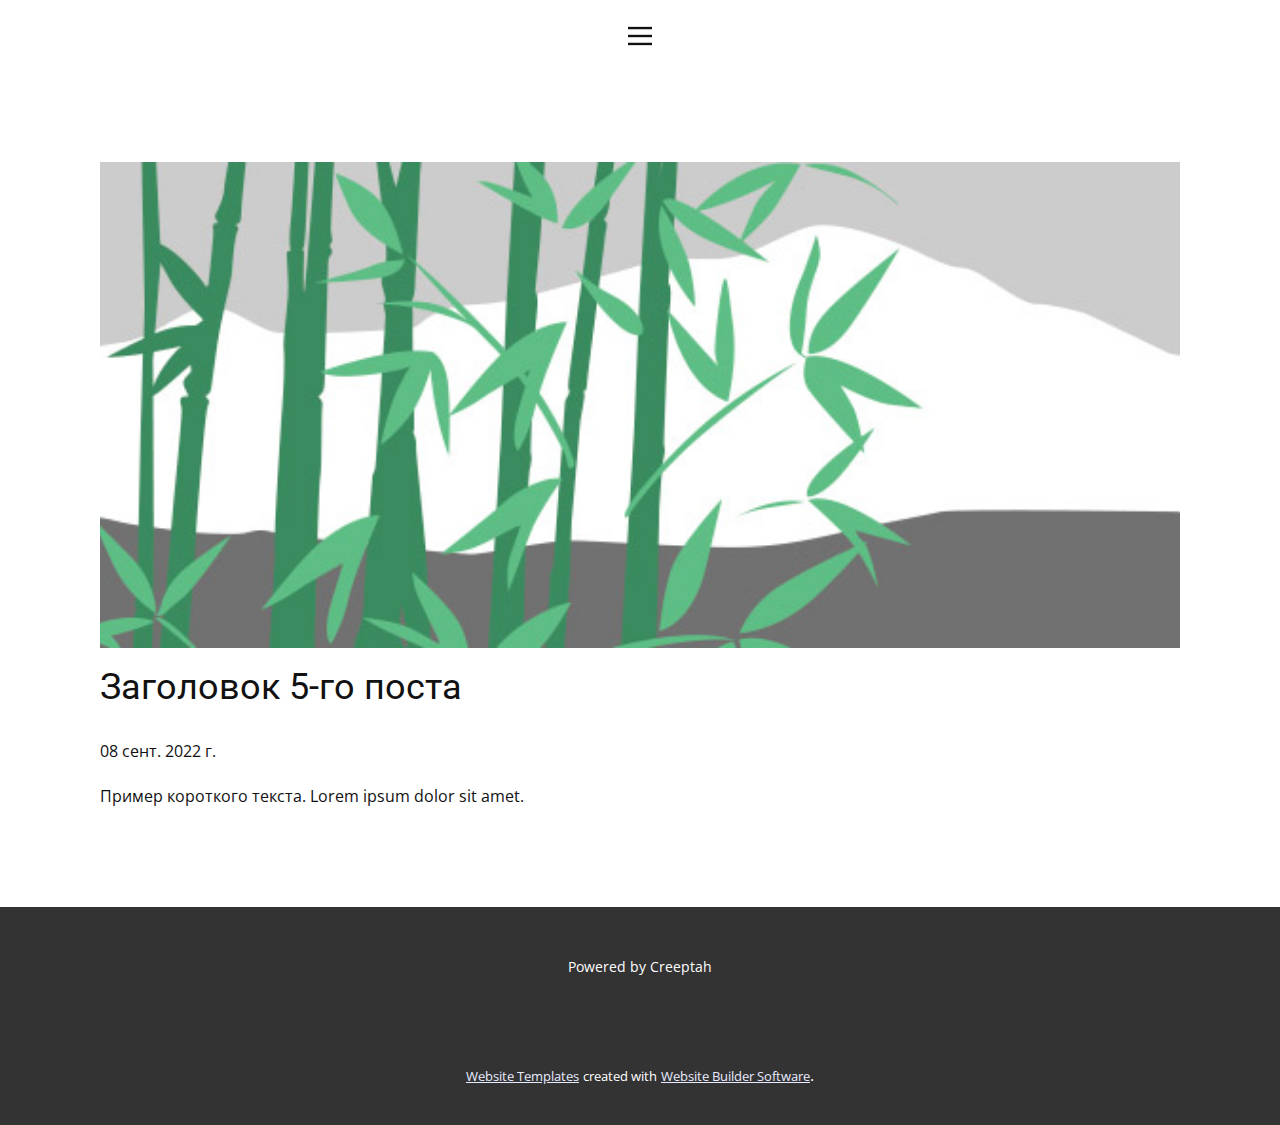
<file: blog/пост-4.html>
<!doctype html>
<html style="font-size: 16px;" lang="ru"><head>
    <meta name="viewport" content="width=device-width, initial-scale=1.0">
    <meta charset="utf-8">
    <meta name="keywords" content="Заголовок 1-го поста">
    <meta name="description" content="">
    <title>Заголовок 5-го поста</title>
    <link rel="stylesheet" href="../nicepage.css" media="screen">
<link rel="stylesheet" href="../Post-Template.css" media="screen">
    <script class="u-script" type="text/javascript" src="../jquery.js" "="" defer=""></script>
    <script class="u-script" type="text/javascript" src="../nicepage.js" "="" defer=""></script>
    <meta name="generator" content="Nicepage 4.17.10, nicepage.com">
    <link id="u-theme-google-font" rel="stylesheet" href="https://fonts.googleapis.com/css?family=Roboto:100,100i,300,300i,400,400i,500,500i,700,700i,900,900i|Open+Sans:300,300i,400,400i,500,500i,600,600i,700,700i,800,800i">
    
    
    <script type="application/ld+json">{
		"@context": "http://schema.org",
		"@type": "Organization",
		"name": ""
}</script>
    <meta name="theme-color" content="#1934fd">
  </head>
  <body class="u-body u-xl-mode" data-lang="ru"><header class="u-clearfix u-header u-sticky u-sticky-1130 u-header" id="sec-44a9"><div class="u-clearfix u-sheet u-sheet-1">
        <nav class="u-align-left u-menu u-menu-one-level u-offcanvas u-menu-1" data-responsive-from="XL">
          <div class="menu-collapse">
            <a class="u-button-style u-custom-text-active-color u-nav-link" href="#" style="padding: 4px 0px; font-size: calc(1em + 8px);">
              <svg class="u-svg-link" preserveAspectRatio="xMidYMin slice" viewBox="0 0 302 302" style=""><use xmlns:xlink="http://www.w3.org/1999/xlink" xlink:href="#svg-5c50"></use></svg>
              <svg xmlns="http://www.w3.org/2000/svg" xmlns:xlink="http://www.w3.org/1999/xlink" version="1.1" id="svg-5c50" x="0px" y="0px" viewBox="0 0 302 302" style="enable-background:new 0 0 302 302;" xml:space="preserve" class="u-svg-content"><g><rect y="36" width="302" height="30"></rect><rect y="236" width="302" height="30"></rect><rect y="136" width="302" height="30"></rect>
</g><g></g><g></g><g></g><g></g><g></g><g></g><g></g><g></g><g></g><g></g><g></g><g></g><g></g><g></g><g></g></svg>
            </a>
          </div>
          <div class="u-custom-menu u-nav-container">
            <ul class="u-nav u-unstyled u-nav-1"><li class="u-nav-item"><a class="u-button-style u-nav-link u-text-active-black u-text-hover-palette-2-base" href="../Main.html#carousel_30c3" data-page-id="13513630" style="padding: 10px 20px;">Main</a>
</li><li class="u-nav-item"><a class="u-button-style u-nav-link u-text-active-black u-text-hover-palette-2-base" href="../Main.html#carousel_7b2b" data-page-id="13513630" style="padding: 10px 20px;">About us</a>
</li><li class="u-nav-item"><a class="u-button-style u-nav-link u-text-active-black u-text-hover-palette-2-base" href="../Main.html#carousel_79ef" data-page-id="13513630" style="padding: 10px 20px;">Projects</a>
</li><li class="u-nav-item"><a class="u-button-style u-nav-link u-text-active-black u-text-hover-palette-2-base" href="https://teletype.in/@creeptah" target="_blank" style="padding: 10px 20px;">Blog</a>
</li><li class="u-nav-item"><a class="u-button-style u-nav-link u-text-active-black u-text-hover-palette-2-base" target="_blank" style="padding: 10px 20px;">Docs</a>
</li><li class="u-nav-item"><a class="u-button-style u-nav-link u-text-active-black u-text-hover-palette-2-base" href="https://github.com/glukosseth" target="_blank" style="padding: 10px 20px;">Github</a>
</li><li class="u-nav-item"><a class="u-button-style u-nav-link u-text-active-black u-text-hover-palette-2-base" target="_blank" style="padding: 10px 20px;">Explorer</a>
</li><li class="u-nav-item"><a class="u-button-style u-nav-link u-text-active-black u-text-hover-palette-2-base" href="../Cosmobook.io" target="_blank" style="padding: 10px 20px;">Cosmobook.io</a>
</li><li class="u-nav-item"><a class="u-button-style u-nav-link u-text-active-black u-text-hover-palette-2-base" href="../Main.html#sec-6911" data-page-id="13513630" style="padding: 10px 20px;">Contact us</a>
</li></ul>
          </div>
          <div class="u-custom-menu u-nav-container-collapse">
            <div class="u-align-center u-black u-container-style u-inner-container-layout u-opacity u-opacity-95 u-sidenav">
              <div class="u-inner-container-layout u-sidenav-overflow">
                <div class="u-menu-close"></div>
                <ul class="u-align-right u-nav u-popupmenu-items u-unstyled u-nav-2"><li class="u-nav-item"><a class="u-button-style u-nav-link" href="../Main.html#carousel_30c3" data-page-id="13513630">Main</a>
</li><li class="u-nav-item"><a class="u-button-style u-nav-link" href="../Main.html#carousel_7b2b" data-page-id="13513630">About us</a>
</li><li class="u-nav-item"><a class="u-button-style u-nav-link" href="../Main.html#carousel_79ef" data-page-id="13513630">Projects</a>
</li><li class="u-nav-item"><a class="u-button-style u-nav-link" href="https://teletype.in/@creeptah" target="_blank">Blog</a>
</li><li class="u-nav-item"><a class="u-button-style u-nav-link" target="_blank">Docs</a>
</li><li class="u-nav-item"><a class="u-button-style u-nav-link" href="https://github.com/glukosseth" target="_blank">Github</a>
</li><li class="u-nav-item"><a class="u-button-style u-nav-link" target="_blank">Explorer</a>
</li><li class="u-nav-item"><a class="u-button-style u-nav-link" href="../Cosmobook.io" target="_blank">Cosmobook.io</a>
</li><li class="u-nav-item"><a class="u-button-style u-nav-link" href="../Main.html#sec-6911" data-page-id="13513630">Contact us</a>
</li></ul>
              </div>
            </div>
            <div class="u-black u-menu-overlay u-opacity u-opacity-70"></div>
          </div>
        </nav>
      </div><style class="u-sticky-style" data-style-id="1130">.u-sticky-fixed.u-sticky-1130:before, .u-body.u-sticky-fixed .u-sticky-1130:before {
borders: top right bottom left !important
}</style></header>
    <section class="u-align-center u-clearfix u-section-1" id="sec-da5b">
      <div class="u-clearfix u-sheet u-valign-middle-md u-valign-middle-sm u-valign-middle-xs u-sheet-1"><!--post_details--><!--post_details_options_json--><!--{"source":""}--><!--/post_details_options_json--><!--blog_post-->
        <div class="u-container-style u-expanded-width u-post-details u-post-details-1">
          <div class="u-container-layout u-valign-middle u-container-layout-1"><!--blog_post_image-->
            <img alt="" class="u-blog-control u-expanded-width u-image u-image-default u-image-1" src="../images/68f64b9d.jpeg"><!--/blog_post_image--><!--blog_post_header-->
            <h2 class="u-blog-control u-text u-text-1">Заголовок 5-го поста</h2><!--/blog_post_header--><!--blog_post_metadata-->
            <div class="u-blog-control u-metadata u-metadata-1"><!--blog_post_metadata_date-->
              <span class="u-meta-date u-meta-icon">08 сент. 2022 г.</span><!--/blog_post_metadata_date--><!--blog_post_metadata_category-->
              <!--/blog_post_metadata_category--><!--blog_post_metadata_comments-->
              <!--/blog_post_metadata_comments-->
            </div><!--/blog_post_metadata--><!--blog_post_content-->
            <div class="u-align-justify u-blog-control u-post-content u-text u-text-2 fr-view">
  Пример короткого текста. Lorem ipsum dolor sit amet.
  </div><!--/blog_post_content-->
          </div>
        </div><!--/blog_post--><!--/post_details-->
      </div>
    </section>
    
    
    <footer class="u-align-center u-clearfix u-footer u-grey-80 u-footer" id="sec-a032"><div class="u-clearfix u-sheet u-sheet-1">
        <p class="u-small-text u-text u-text-variant u-text-1">Powered by Creeptah</p>
      </div></footer>
    <section class="u-backlink u-clearfix u-grey-80">
      <a class="u-link" href="https://nicepage.com/website-templates" target="_blank">
        <span>Website Templates</span>
      </a>
      <p class="u-text">
        <span>created with</span>
      </p>
      <a class="u-link" href="" target="_blank">
        <span>Website Builder Software</span>
      </a>. 
    </section>
  
</body></html>
</file>
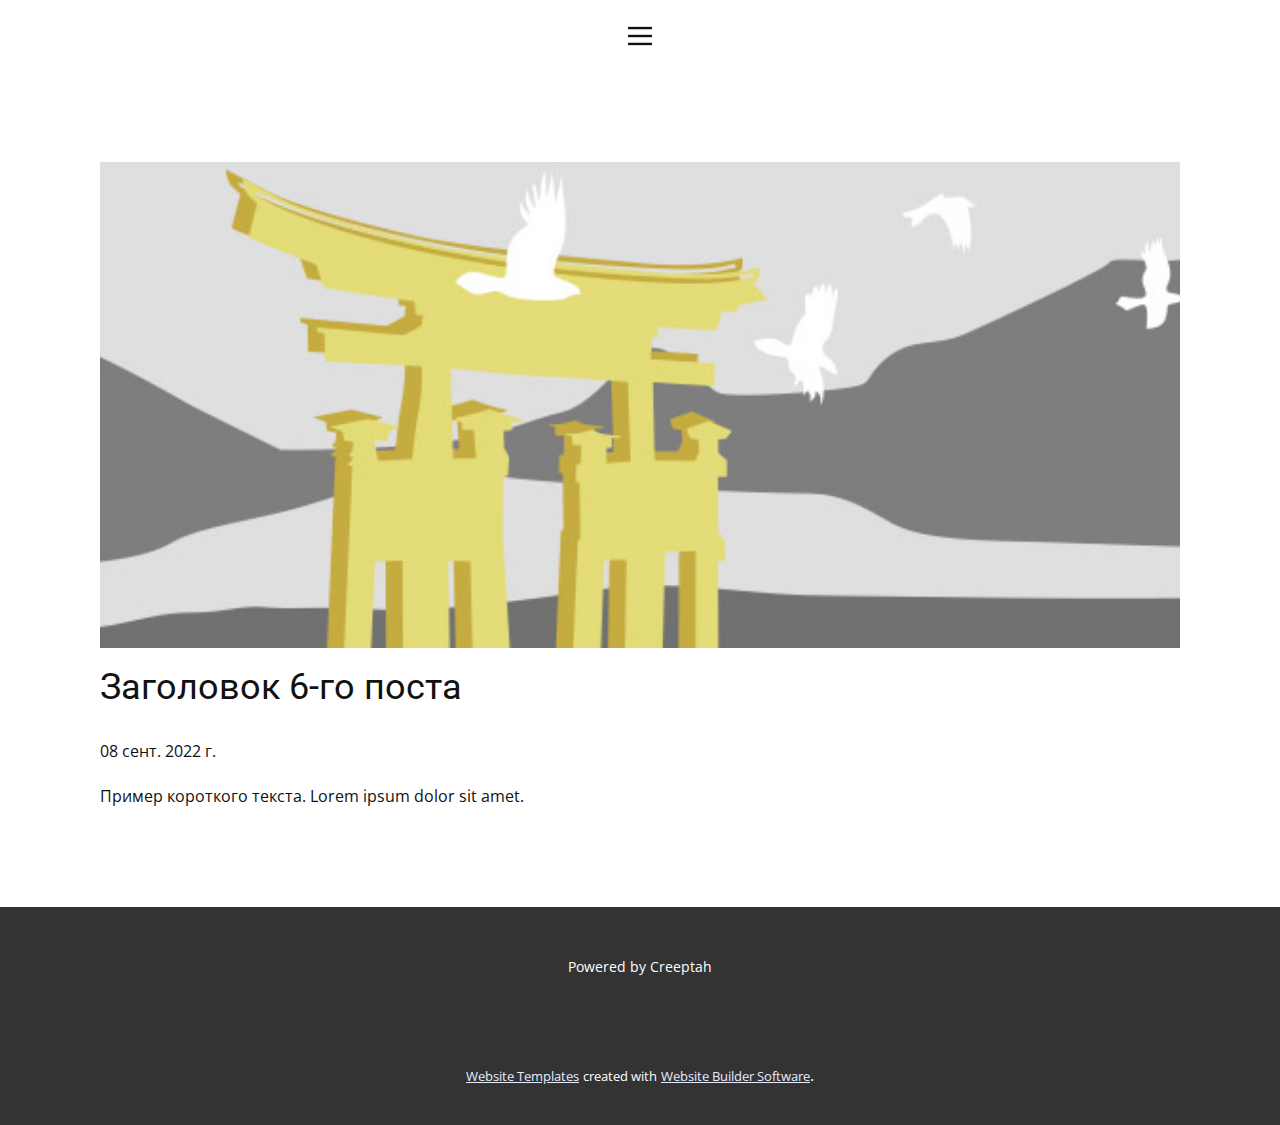
<file: blog/пост-5.html>
<!doctype html>
<html style="font-size: 16px;" lang="ru"><head>
    <meta name="viewport" content="width=device-width, initial-scale=1.0">
    <meta charset="utf-8">
    <meta name="keywords" content="Заголовок 1-го поста">
    <meta name="description" content="">
    <title>Заголовок 6-го поста</title>
    <link rel="stylesheet" href="../nicepage.css" media="screen">
<link rel="stylesheet" href="../Post-Template.css" media="screen">
    <script class="u-script" type="text/javascript" src="../jquery.js" "="" defer=""></script>
    <script class="u-script" type="text/javascript" src="../nicepage.js" "="" defer=""></script>
    <meta name="generator" content="Nicepage 4.17.10, nicepage.com">
    <link id="u-theme-google-font" rel="stylesheet" href="https://fonts.googleapis.com/css?family=Roboto:100,100i,300,300i,400,400i,500,500i,700,700i,900,900i|Open+Sans:300,300i,400,400i,500,500i,600,600i,700,700i,800,800i">
    
    
    <script type="application/ld+json">{
		"@context": "http://schema.org",
		"@type": "Organization",
		"name": ""
}</script>
    <meta name="theme-color" content="#1934fd">
  </head>
  <body class="u-body u-xl-mode" data-lang="ru"><header class="u-clearfix u-header u-sticky u-sticky-1130 u-header" id="sec-44a9"><div class="u-clearfix u-sheet u-sheet-1">
        <nav class="u-align-left u-menu u-menu-one-level u-offcanvas u-menu-1" data-responsive-from="XL">
          <div class="menu-collapse">
            <a class="u-button-style u-custom-text-active-color u-nav-link" href="#" style="padding: 4px 0px; font-size: calc(1em + 8px);">
              <svg class="u-svg-link" preserveAspectRatio="xMidYMin slice" viewBox="0 0 302 302" style=""><use xmlns:xlink="http://www.w3.org/1999/xlink" xlink:href="#svg-5c50"></use></svg>
              <svg xmlns="http://www.w3.org/2000/svg" xmlns:xlink="http://www.w3.org/1999/xlink" version="1.1" id="svg-5c50" x="0px" y="0px" viewBox="0 0 302 302" style="enable-background:new 0 0 302 302;" xml:space="preserve" class="u-svg-content"><g><rect y="36" width="302" height="30"></rect><rect y="236" width="302" height="30"></rect><rect y="136" width="302" height="30"></rect>
</g><g></g><g></g><g></g><g></g><g></g><g></g><g></g><g></g><g></g><g></g><g></g><g></g><g></g><g></g><g></g></svg>
            </a>
          </div>
          <div class="u-custom-menu u-nav-container">
            <ul class="u-nav u-unstyled u-nav-1"><li class="u-nav-item"><a class="u-button-style u-nav-link u-text-active-black u-text-hover-palette-2-base" href="../Main.html#carousel_30c3" data-page-id="13513630" style="padding: 10px 20px;">Main</a>
</li><li class="u-nav-item"><a class="u-button-style u-nav-link u-text-active-black u-text-hover-palette-2-base" href="../Main.html#carousel_7b2b" data-page-id="13513630" style="padding: 10px 20px;">About us</a>
</li><li class="u-nav-item"><a class="u-button-style u-nav-link u-text-active-black u-text-hover-palette-2-base" href="../Main.html#carousel_79ef" data-page-id="13513630" style="padding: 10px 20px;">Projects</a>
</li><li class="u-nav-item"><a class="u-button-style u-nav-link u-text-active-black u-text-hover-palette-2-base" href="https://teletype.in/@creeptah" target="_blank" style="padding: 10px 20px;">Blog</a>
</li><li class="u-nav-item"><a class="u-button-style u-nav-link u-text-active-black u-text-hover-palette-2-base" target="_blank" style="padding: 10px 20px;">Docs</a>
</li><li class="u-nav-item"><a class="u-button-style u-nav-link u-text-active-black u-text-hover-palette-2-base" href="https://github.com/glukosseth" target="_blank" style="padding: 10px 20px;">Github</a>
</li><li class="u-nav-item"><a class="u-button-style u-nav-link u-text-active-black u-text-hover-palette-2-base" target="_blank" style="padding: 10px 20px;">Explorer</a>
</li><li class="u-nav-item"><a class="u-button-style u-nav-link u-text-active-black u-text-hover-palette-2-base" href="../Cosmobook.io" target="_blank" style="padding: 10px 20px;">Cosmobook.io</a>
</li><li class="u-nav-item"><a class="u-button-style u-nav-link u-text-active-black u-text-hover-palette-2-base" href="../Main.html#sec-6911" data-page-id="13513630" style="padding: 10px 20px;">Contact us</a>
</li></ul>
          </div>
          <div class="u-custom-menu u-nav-container-collapse">
            <div class="u-align-center u-black u-container-style u-inner-container-layout u-opacity u-opacity-95 u-sidenav">
              <div class="u-inner-container-layout u-sidenav-overflow">
                <div class="u-menu-close"></div>
                <ul class="u-align-right u-nav u-popupmenu-items u-unstyled u-nav-2"><li class="u-nav-item"><a class="u-button-style u-nav-link" href="../Main.html#carousel_30c3" data-page-id="13513630">Main</a>
</li><li class="u-nav-item"><a class="u-button-style u-nav-link" href="../Main.html#carousel_7b2b" data-page-id="13513630">About us</a>
</li><li class="u-nav-item"><a class="u-button-style u-nav-link" href="../Main.html#carousel_79ef" data-page-id="13513630">Projects</a>
</li><li class="u-nav-item"><a class="u-button-style u-nav-link" href="https://teletype.in/@creeptah" target="_blank">Blog</a>
</li><li class="u-nav-item"><a class="u-button-style u-nav-link" target="_blank">Docs</a>
</li><li class="u-nav-item"><a class="u-button-style u-nav-link" href="https://github.com/glukosseth" target="_blank">Github</a>
</li><li class="u-nav-item"><a class="u-button-style u-nav-link" target="_blank">Explorer</a>
</li><li class="u-nav-item"><a class="u-button-style u-nav-link" href="../Cosmobook.io" target="_blank">Cosmobook.io</a>
</li><li class="u-nav-item"><a class="u-button-style u-nav-link" href="../Main.html#sec-6911" data-page-id="13513630">Contact us</a>
</li></ul>
              </div>
            </div>
            <div class="u-black u-menu-overlay u-opacity u-opacity-70"></div>
          </div>
        </nav>
      </div><style class="u-sticky-style" data-style-id="1130">.u-sticky-fixed.u-sticky-1130:before, .u-body.u-sticky-fixed .u-sticky-1130:before {
borders: top right bottom left !important
}</style></header>
    <section class="u-align-center u-clearfix u-section-1" id="sec-da5b">
      <div class="u-clearfix u-sheet u-valign-middle-md u-valign-middle-sm u-valign-middle-xs u-sheet-1"><!--post_details--><!--post_details_options_json--><!--{"source":""}--><!--/post_details_options_json--><!--blog_post-->
        <div class="u-container-style u-expanded-width u-post-details u-post-details-1">
          <div class="u-container-layout u-valign-middle u-container-layout-1"><!--blog_post_image-->
            <img alt="" class="u-blog-control u-expanded-width u-image u-image-default u-image-1" src="../images/8ad73f3c.jpeg"><!--/blog_post_image--><!--blog_post_header-->
            <h2 class="u-blog-control u-text u-text-1">Заголовок 6-го поста</h2><!--/blog_post_header--><!--blog_post_metadata-->
            <div class="u-blog-control u-metadata u-metadata-1"><!--blog_post_metadata_date-->
              <span class="u-meta-date u-meta-icon">08 сент. 2022 г.</span><!--/blog_post_metadata_date--><!--blog_post_metadata_category-->
              <!--/blog_post_metadata_category--><!--blog_post_metadata_comments-->
              <!--/blog_post_metadata_comments-->
            </div><!--/blog_post_metadata--><!--blog_post_content-->
            <div class="u-align-justify u-blog-control u-post-content u-text u-text-2 fr-view">
  Пример короткого текста. Lorem ipsum dolor sit amet.
  </div><!--/blog_post_content-->
          </div>
        </div><!--/blog_post--><!--/post_details-->
      </div>
    </section>
    
    
    <footer class="u-align-center u-clearfix u-footer u-grey-80 u-footer" id="sec-a032"><div class="u-clearfix u-sheet u-sheet-1">
        <p class="u-small-text u-text u-text-variant u-text-1">Powered by Creeptah</p>
      </div></footer>
    <section class="u-backlink u-clearfix u-grey-80">
      <a class="u-link" href="https://nicepage.com/website-templates" target="_blank">
        <span>Website Templates</span>
      </a>
      <p class="u-text">
        <span>created with</span>
      </p>
      <a class="u-link" href="" target="_blank">
        <span>Website Builder Software</span>
      </a>. 
    </section>
  
</body></html>
</file>
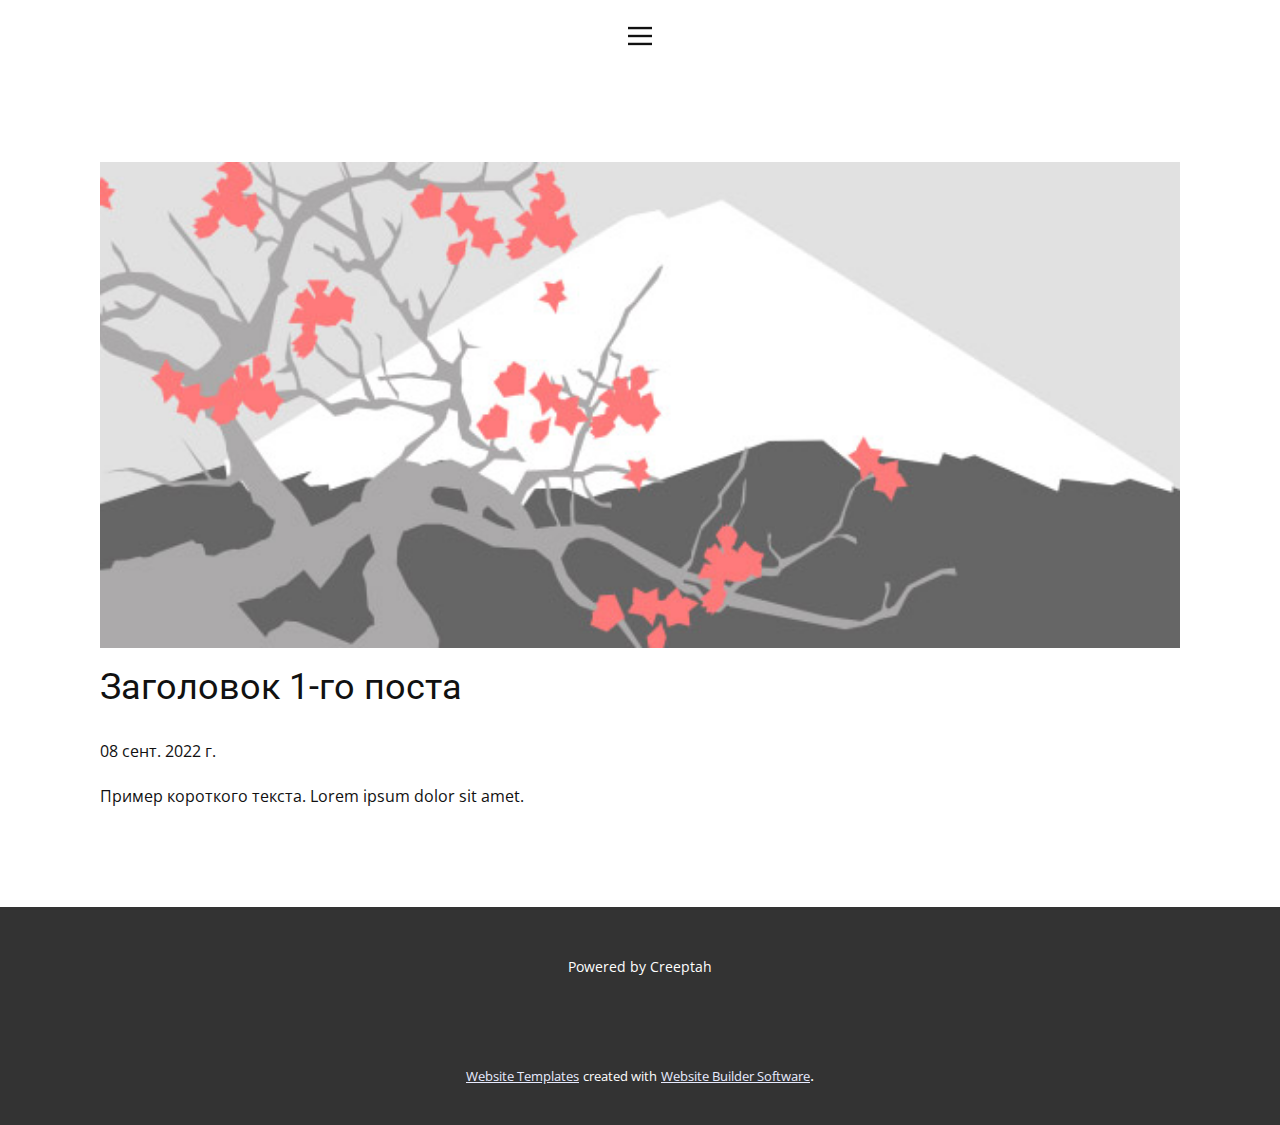
<file: blog/пост.html>
<!doctype html>
<html style="font-size: 16px;" lang="ru"><head>
    <meta name="viewport" content="width=device-width, initial-scale=1.0">
    <meta charset="utf-8">
    <meta name="keywords" content="Заголовок 1-го поста">
    <meta name="description" content="">
    <title>Заголовок 1-го поста</title>
    <link rel="stylesheet" href="../nicepage.css" media="screen">
<link rel="stylesheet" href="../Post-Template.css" media="screen">
    <script class="u-script" type="text/javascript" src="../jquery.js" "="" defer=""></script>
    <script class="u-script" type="text/javascript" src="../nicepage.js" "="" defer=""></script>
    <meta name="generator" content="Nicepage 4.17.10, nicepage.com">
    <link id="u-theme-google-font" rel="stylesheet" href="https://fonts.googleapis.com/css?family=Roboto:100,100i,300,300i,400,400i,500,500i,700,700i,900,900i|Open+Sans:300,300i,400,400i,500,500i,600,600i,700,700i,800,800i">
    
    
    <script type="application/ld+json">{
		"@context": "http://schema.org",
		"@type": "Organization",
		"name": ""
}</script>
    <meta name="theme-color" content="#1934fd">
  </head>
  <body class="u-body u-xl-mode" data-lang="ru"><header class="u-clearfix u-header u-sticky u-sticky-1130 u-header" id="sec-44a9"><div class="u-clearfix u-sheet u-sheet-1">
        <nav class="u-align-left u-menu u-menu-one-level u-offcanvas u-menu-1" data-responsive-from="XL">
          <div class="menu-collapse">
            <a class="u-button-style u-custom-text-active-color u-nav-link" href="#" style="padding: 4px 0px; font-size: calc(1em + 8px);">
              <svg class="u-svg-link" preserveAspectRatio="xMidYMin slice" viewBox="0 0 302 302" style=""><use xmlns:xlink="http://www.w3.org/1999/xlink" xlink:href="#svg-5c50"></use></svg>
              <svg xmlns="http://www.w3.org/2000/svg" xmlns:xlink="http://www.w3.org/1999/xlink" version="1.1" id="svg-5c50" x="0px" y="0px" viewBox="0 0 302 302" style="enable-background:new 0 0 302 302;" xml:space="preserve" class="u-svg-content"><g><rect y="36" width="302" height="30"></rect><rect y="236" width="302" height="30"></rect><rect y="136" width="302" height="30"></rect>
</g><g></g><g></g><g></g><g></g><g></g><g></g><g></g><g></g><g></g><g></g><g></g><g></g><g></g><g></g><g></g></svg>
            </a>
          </div>
          <div class="u-custom-menu u-nav-container">
            <ul class="u-nav u-unstyled u-nav-1"><li class="u-nav-item"><a class="u-button-style u-nav-link u-text-active-black u-text-hover-palette-2-base" href="../Main.html#carousel_30c3" data-page-id="13513630" style="padding: 10px 20px;">Main</a>
</li><li class="u-nav-item"><a class="u-button-style u-nav-link u-text-active-black u-text-hover-palette-2-base" href="../Main.html#carousel_7b2b" data-page-id="13513630" style="padding: 10px 20px;">About us</a>
</li><li class="u-nav-item"><a class="u-button-style u-nav-link u-text-active-black u-text-hover-palette-2-base" href="../Main.html#carousel_79ef" data-page-id="13513630" style="padding: 10px 20px;">Projects</a>
</li><li class="u-nav-item"><a class="u-button-style u-nav-link u-text-active-black u-text-hover-palette-2-base" href="https://teletype.in/@creeptah" target="_blank" style="padding: 10px 20px;">Blog</a>
</li><li class="u-nav-item"><a class="u-button-style u-nav-link u-text-active-black u-text-hover-palette-2-base" target="_blank" style="padding: 10px 20px;">Docs</a>
</li><li class="u-nav-item"><a class="u-button-style u-nav-link u-text-active-black u-text-hover-palette-2-base" href="https://github.com/glukosseth" target="_blank" style="padding: 10px 20px;">Github</a>
</li><li class="u-nav-item"><a class="u-button-style u-nav-link u-text-active-black u-text-hover-palette-2-base" target="_blank" style="padding: 10px 20px;">Explorer</a>
</li><li class="u-nav-item"><a class="u-button-style u-nav-link u-text-active-black u-text-hover-palette-2-base" href="../Cosmobook.io" target="_blank" style="padding: 10px 20px;">Cosmobook.io</a>
</li><li class="u-nav-item"><a class="u-button-style u-nav-link u-text-active-black u-text-hover-palette-2-base" href="../Main.html#sec-6911" data-page-id="13513630" style="padding: 10px 20px;">Contact us</a>
</li></ul>
          </div>
          <div class="u-custom-menu u-nav-container-collapse">
            <div class="u-align-center u-black u-container-style u-inner-container-layout u-opacity u-opacity-95 u-sidenav">
              <div class="u-inner-container-layout u-sidenav-overflow">
                <div class="u-menu-close"></div>
                <ul class="u-align-right u-nav u-popupmenu-items u-unstyled u-nav-2"><li class="u-nav-item"><a class="u-button-style u-nav-link" href="../Main.html#carousel_30c3" data-page-id="13513630">Main</a>
</li><li class="u-nav-item"><a class="u-button-style u-nav-link" href="../Main.html#carousel_7b2b" data-page-id="13513630">About us</a>
</li><li class="u-nav-item"><a class="u-button-style u-nav-link" href="../Main.html#carousel_79ef" data-page-id="13513630">Projects</a>
</li><li class="u-nav-item"><a class="u-button-style u-nav-link" href="https://teletype.in/@creeptah" target="_blank">Blog</a>
</li><li class="u-nav-item"><a class="u-button-style u-nav-link" target="_blank">Docs</a>
</li><li class="u-nav-item"><a class="u-button-style u-nav-link" href="https://github.com/glukosseth" target="_blank">Github</a>
</li><li class="u-nav-item"><a class="u-button-style u-nav-link" target="_blank">Explorer</a>
</li><li class="u-nav-item"><a class="u-button-style u-nav-link" href="../Cosmobook.io" target="_blank">Cosmobook.io</a>
</li><li class="u-nav-item"><a class="u-button-style u-nav-link" href="../Main.html#sec-6911" data-page-id="13513630">Contact us</a>
</li></ul>
              </div>
            </div>
            <div class="u-black u-menu-overlay u-opacity u-opacity-70"></div>
          </div>
        </nav>
      </div><style class="u-sticky-style" data-style-id="1130">.u-sticky-fixed.u-sticky-1130:before, .u-body.u-sticky-fixed .u-sticky-1130:before {
borders: top right bottom left !important
}</style></header>
    <section class="u-align-center u-clearfix u-section-1" id="sec-da5b">
      <div class="u-clearfix u-sheet u-valign-middle-md u-valign-middle-sm u-valign-middle-xs u-sheet-1"><!--post_details--><!--post_details_options_json--><!--{"source":""}--><!--/post_details_options_json--><!--blog_post-->
        <div class="u-container-style u-expanded-width u-post-details u-post-details-1">
          <div class="u-container-layout u-valign-middle u-container-layout-1"><!--blog_post_image-->
            <img alt="" class="u-blog-control u-expanded-width u-image u-image-default u-image-1" src="../images/0fd3416c.jpeg"><!--/blog_post_image--><!--blog_post_header-->
            <h2 class="u-blog-control u-text u-text-1">Заголовок 1-го поста</h2><!--/blog_post_header--><!--blog_post_metadata-->
            <div class="u-blog-control u-metadata u-metadata-1"><!--blog_post_metadata_date-->
              <span class="u-meta-date u-meta-icon">08 сент. 2022 г.</span><!--/blog_post_metadata_date--><!--blog_post_metadata_category-->
              <!--/blog_post_metadata_category--><!--blog_post_metadata_comments-->
              <!--/blog_post_metadata_comments-->
            </div><!--/blog_post_metadata--><!--blog_post_content-->
            <div class="u-align-justify u-blog-control u-post-content u-text u-text-2 fr-view">
  Пример короткого текста. Lorem ipsum dolor sit amet.
  </div><!--/blog_post_content-->
          </div>
        </div><!--/blog_post--><!--/post_details-->
      </div>
    </section>
    
    
    <footer class="u-align-center u-clearfix u-footer u-grey-80 u-footer" id="sec-a032"><div class="u-clearfix u-sheet u-sheet-1">
        <p class="u-small-text u-text u-text-variant u-text-1">Powered by Creeptah</p>
      </div></footer>
    <section class="u-backlink u-clearfix u-grey-80">
      <a class="u-link" href="https://nicepage.com/website-templates" target="_blank">
        <span>Website Templates</span>
      </a>
      <p class="u-text">
        <span>created with</span>
      </p>
      <a class="u-link" href="" target="_blank">
        <span>Website Builder Software</span>
      </a>. 
    </section>
  
</body></html>
</file>
